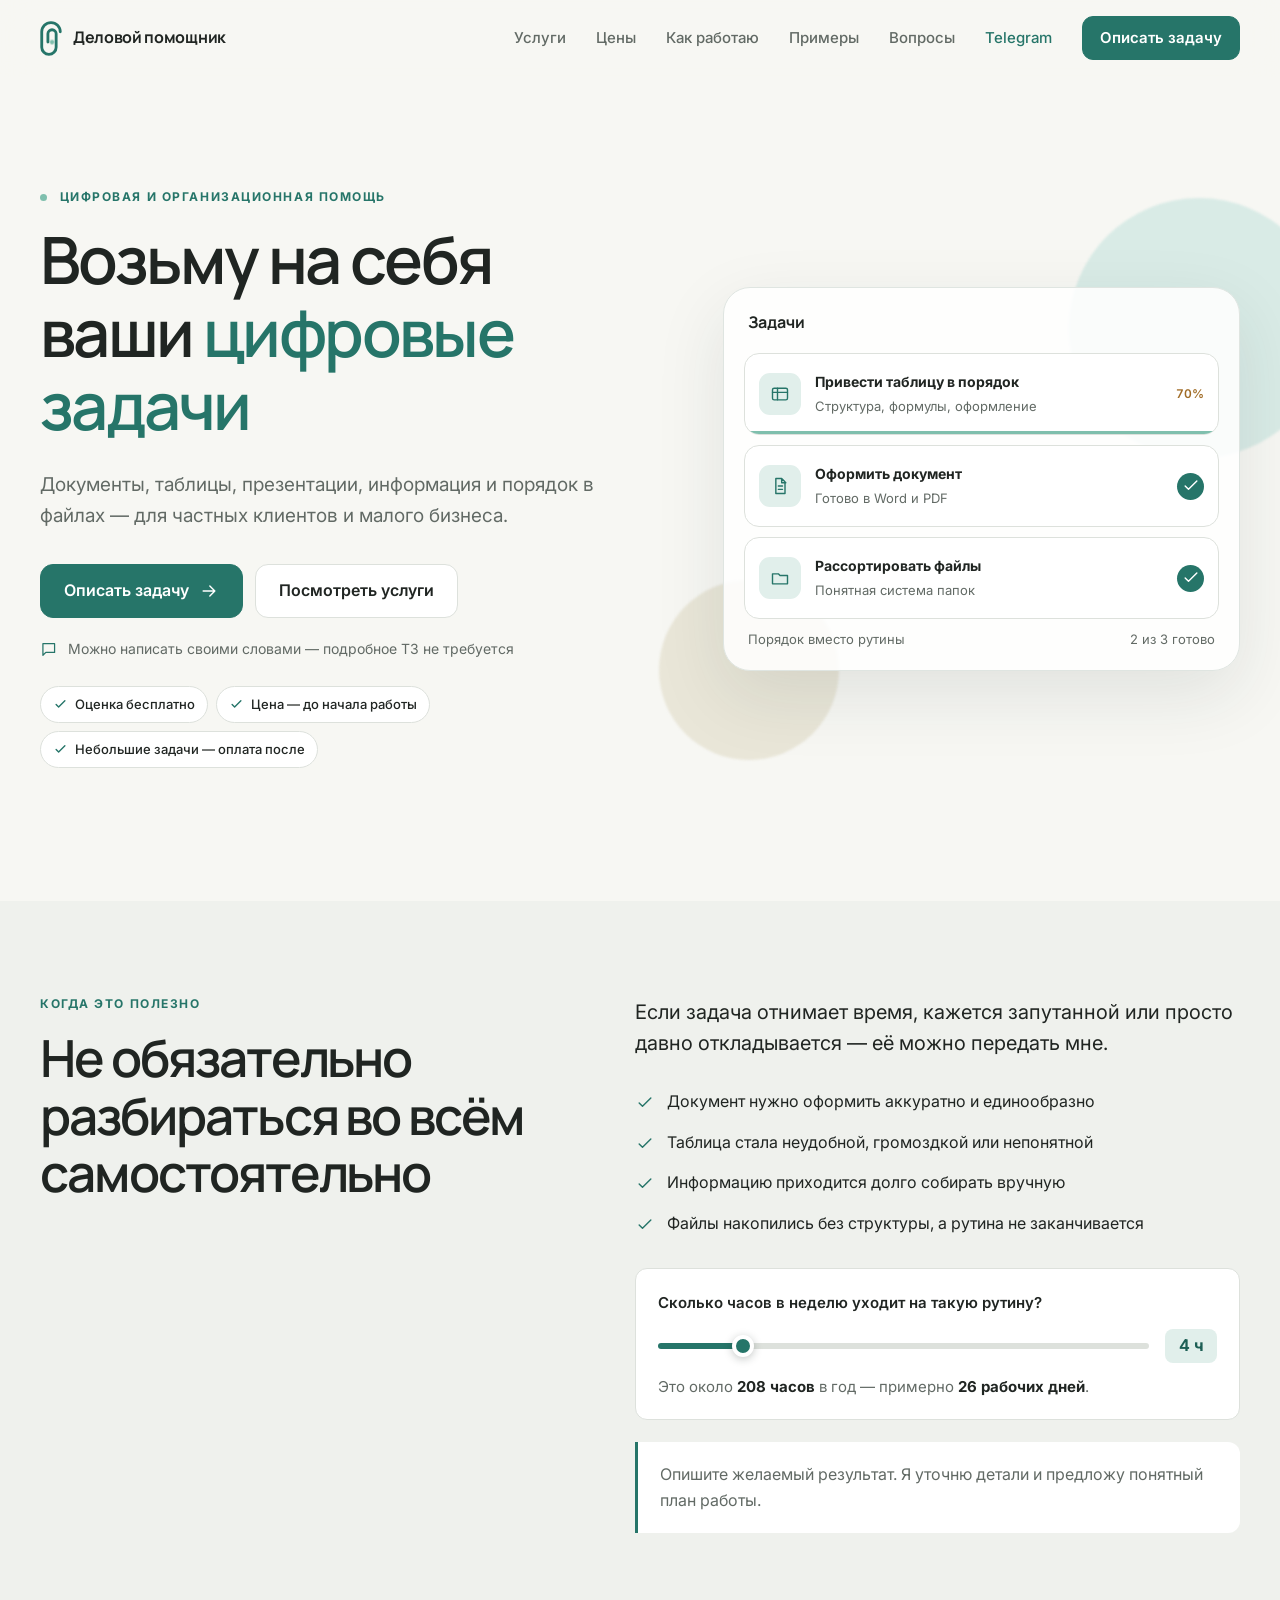
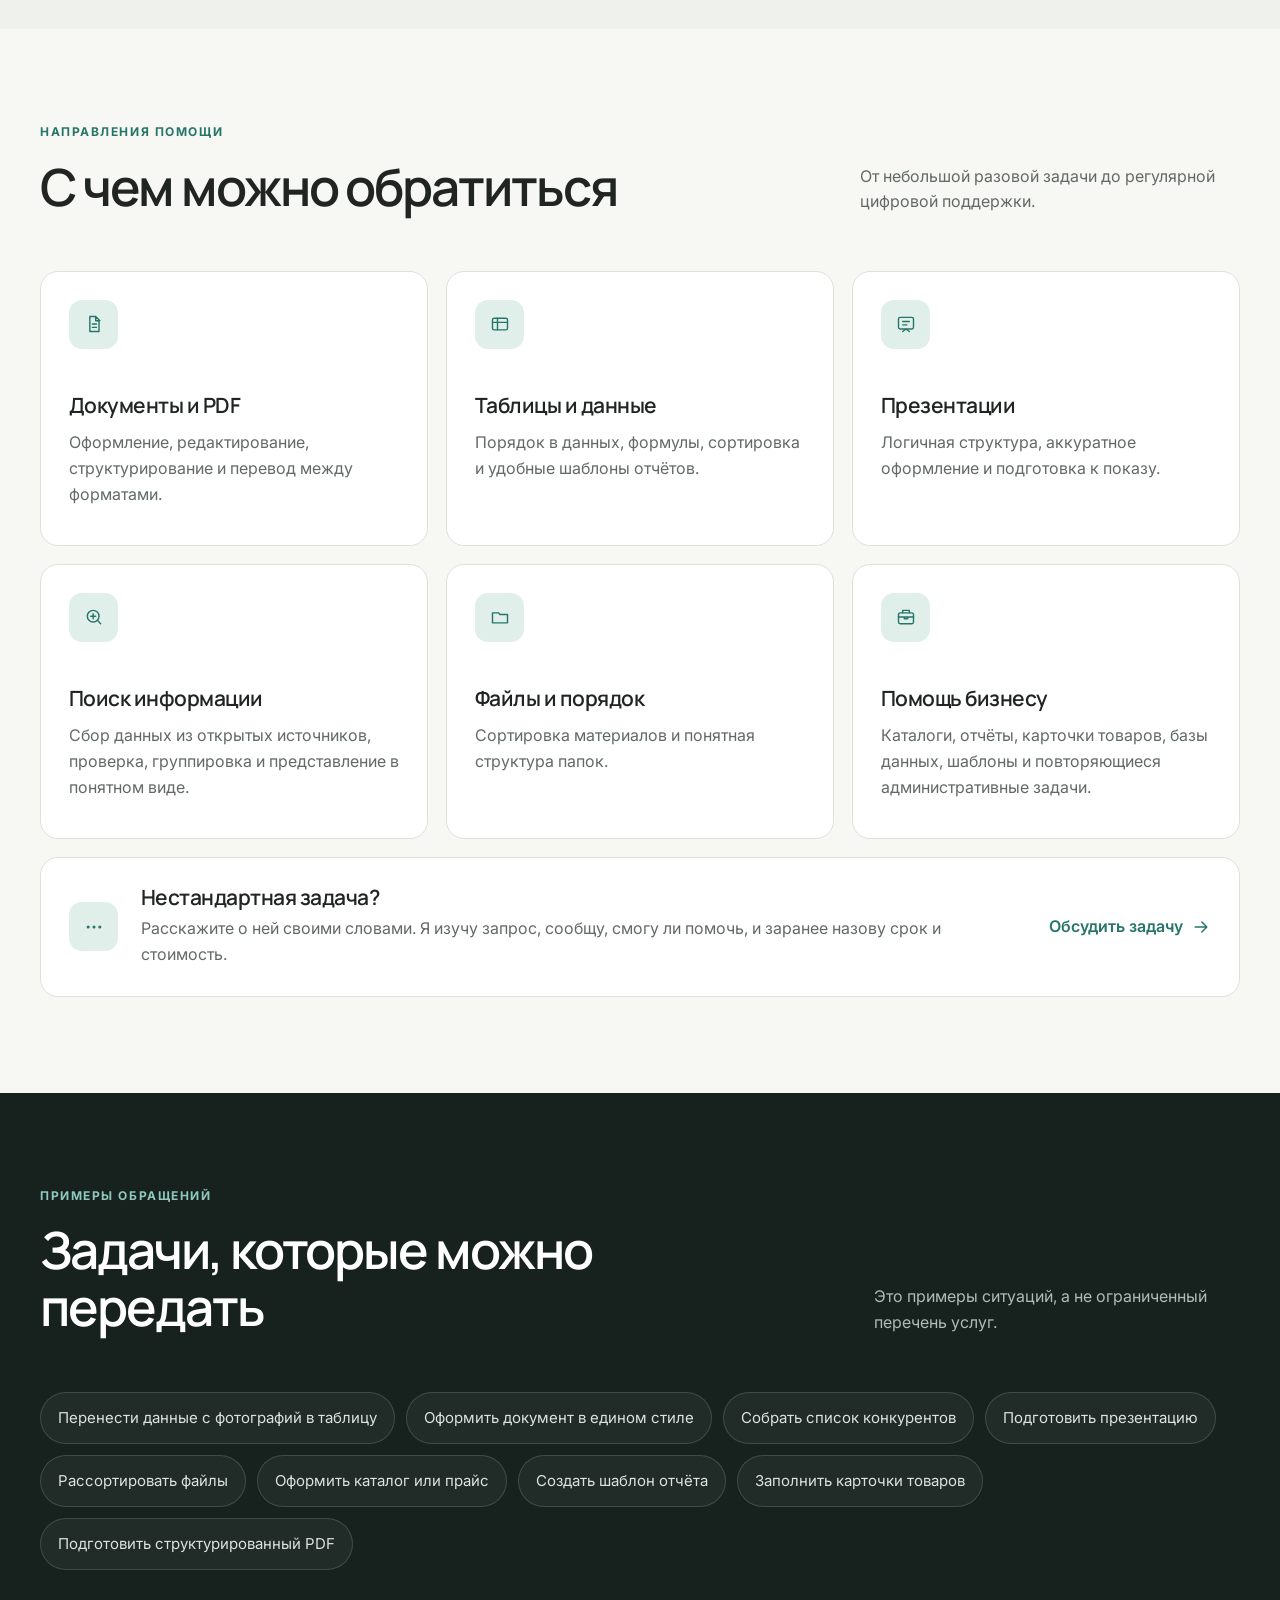
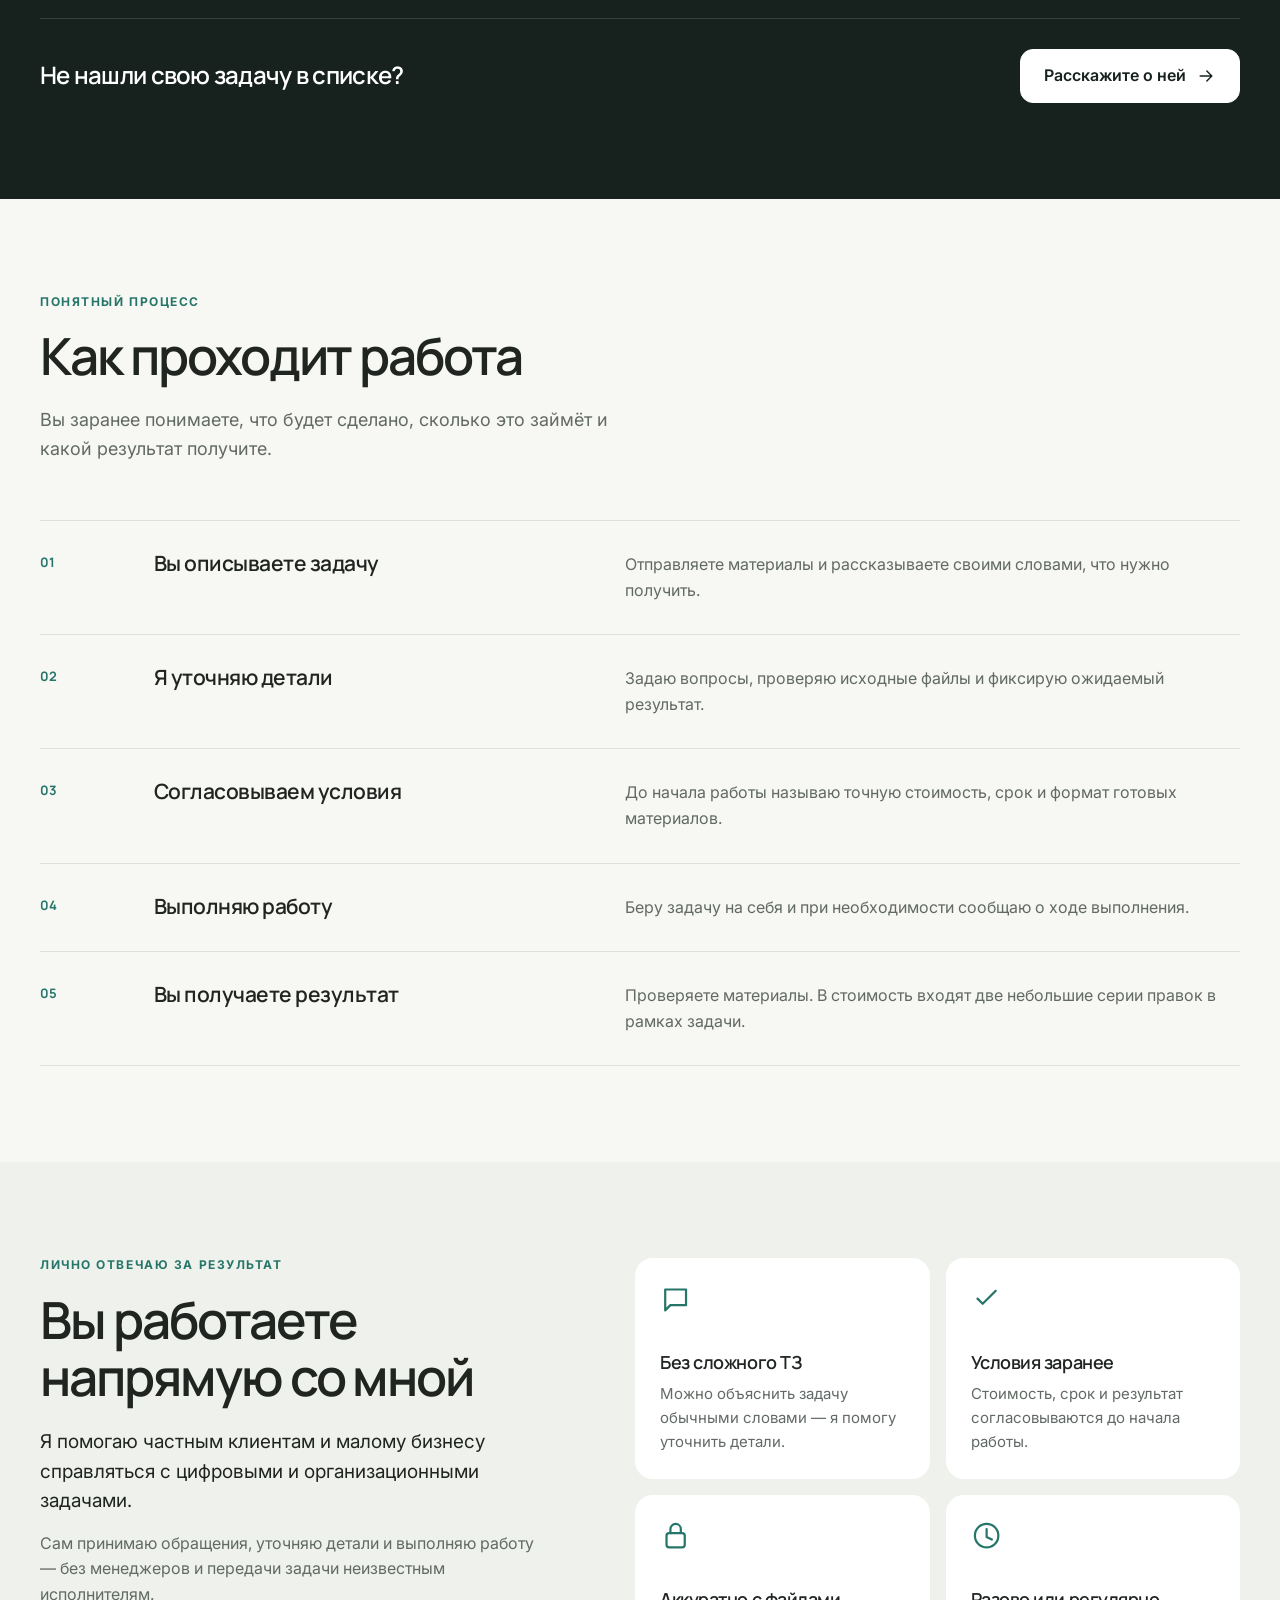
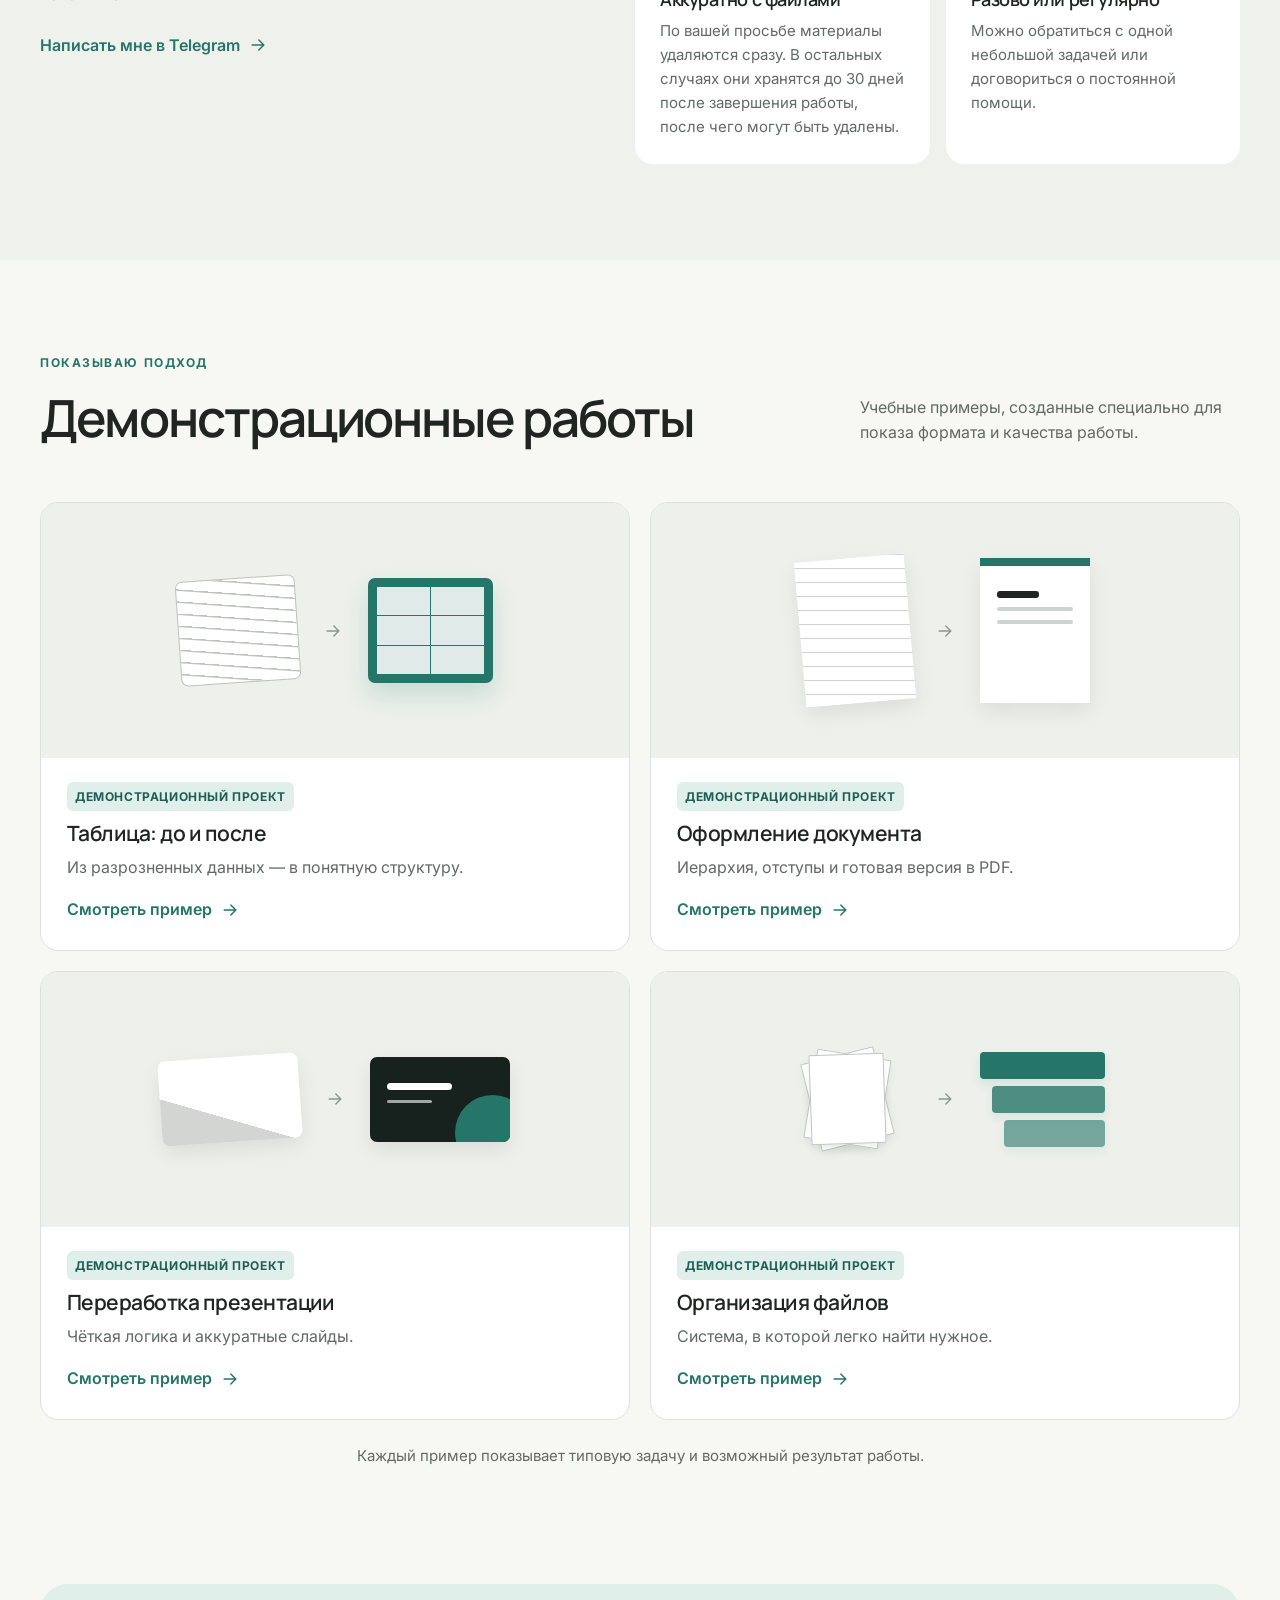
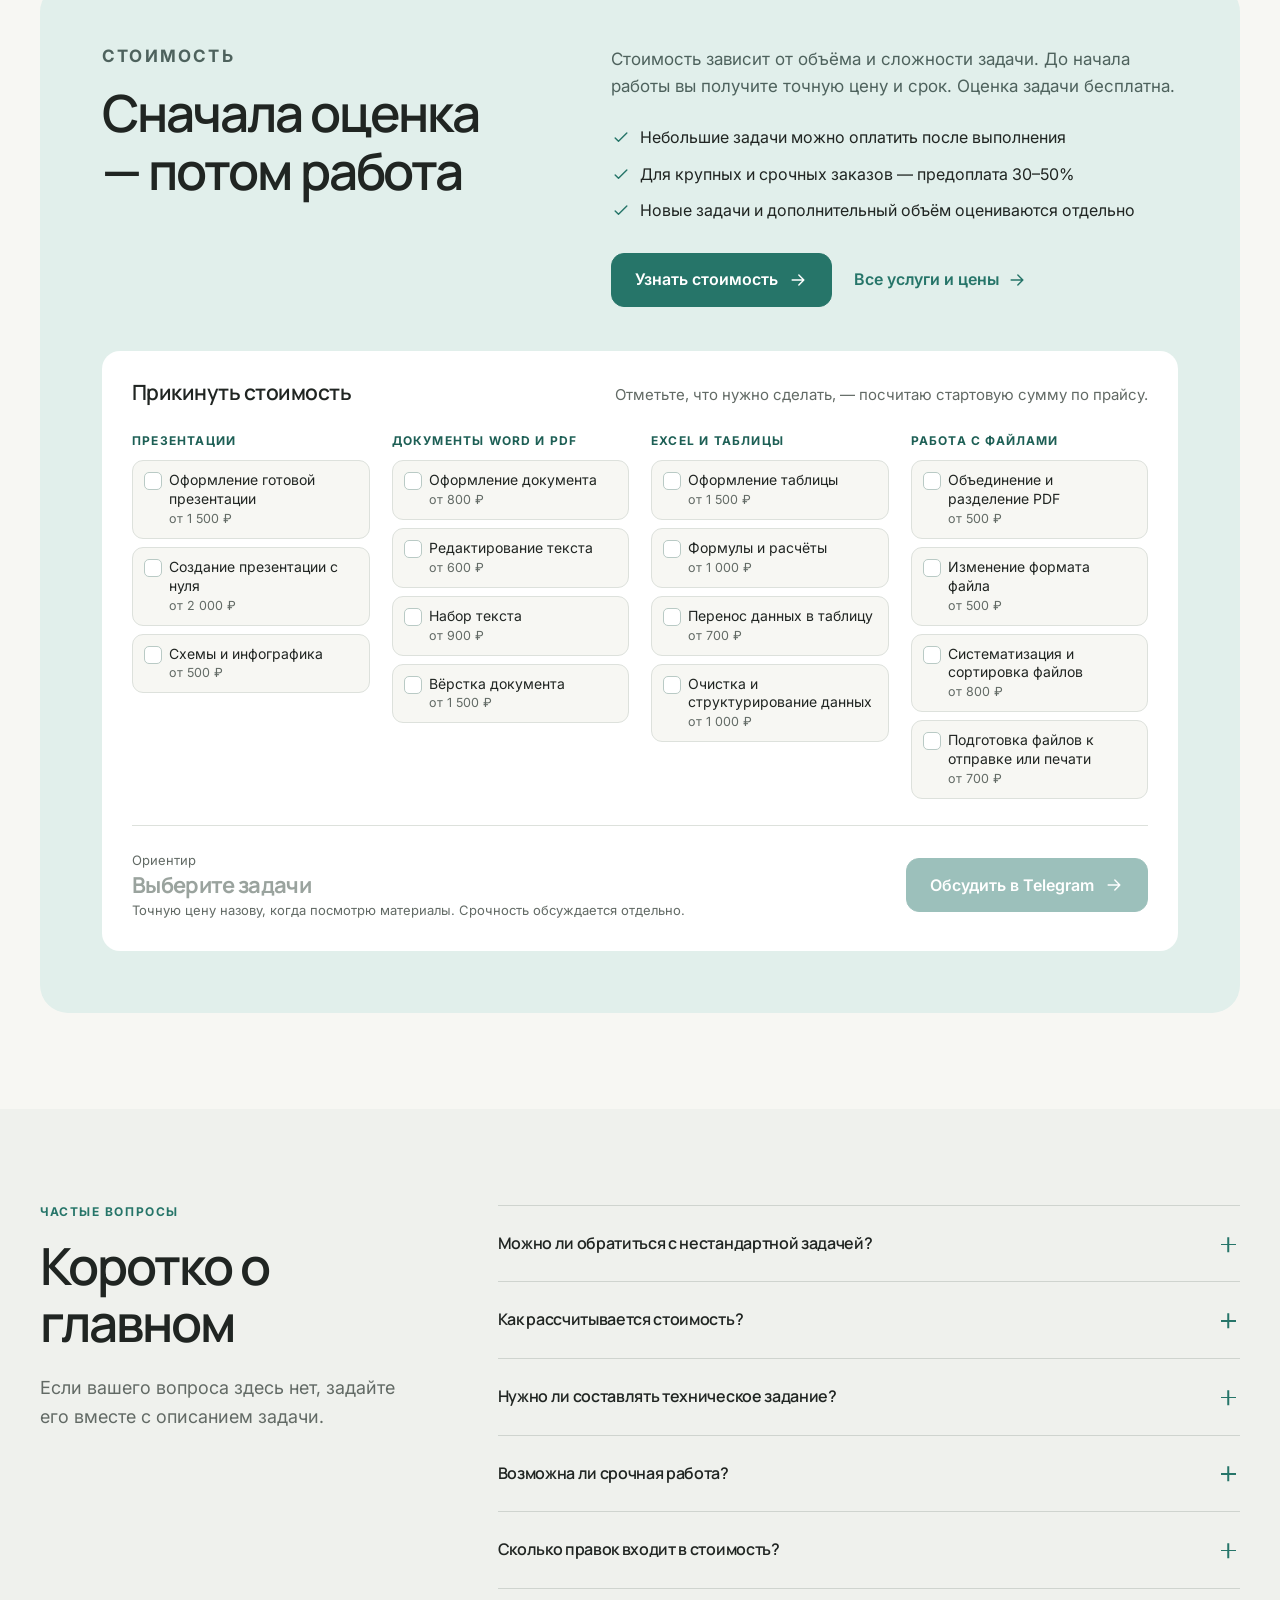
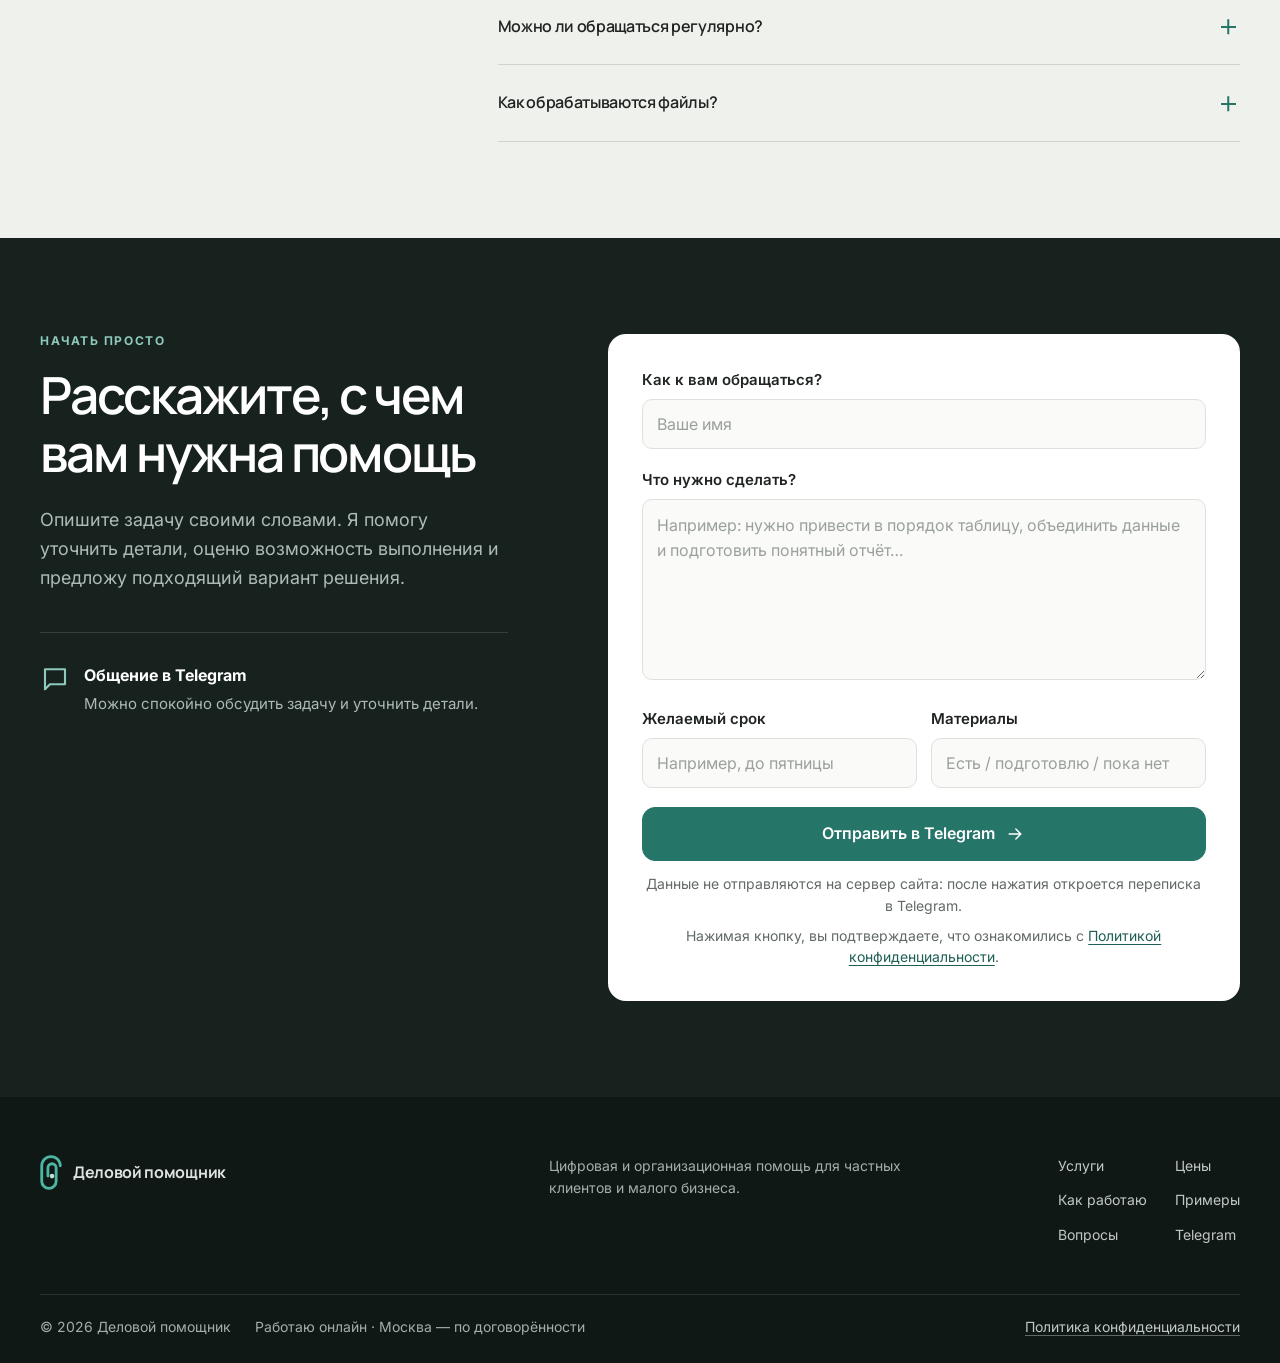
<file: index.html>
<!DOCTYPE html>
<html lang="ru">
<head>
  <meta charset="utf-8">
  <meta name="viewport" content="width=device-width, initial-scale=1">
  <meta name="description" content="Помощь с документами, таблицами, презентациями, информацией и другими цифровыми задачами для частных клиентов и малого бизнеса.">
  <meta name="theme-color" content="#f7f7f3">
  <meta property="og:type" content="website">
  <meta property="og:locale" content="ru_RU">
  <meta property="og:title" content="Деловой помощник — цифровые задачи без лишней рутины">
  <meta property="og:description" content="Документы, таблицы, презентации, информация и порядок в файлах — с понятными сроками и готовым результатом.">
  <meta property="og:url" content="https://delovoi-pomoshchnik.ru/">
  <meta property="og:image" content="https://delovoi-pomoshchnik.ru/og-image.png">
  <meta property="og:image:width" content="1200">
  <meta property="og:image:height" content="630">
  <meta property="og:image:alt" content="Деловой помощник — цифровые задачи без лишней рутины">
  <meta name="robots" content="index, follow">
  <meta name="twitter:card" content="summary_large_image">
  <title>Деловой помощник — цифровые и организационные задачи</title>
  <link rel="canonical" href="https://delovoi-pomoshchnik.ru/">
  <link rel="icon" href="favicon.svg" type="image/svg+xml">
  <link rel="icon" href="favicon-32.png" type="image/png" sizes="32x32">
  <link rel="apple-touch-icon" href="apple-touch-icon.png">
  <link rel="manifest" href="site.webmanifest">
  <link rel="preconnect" href="https://fonts.googleapis.com">
  <link rel="preconnect" href="https://fonts.gstatic.com" crossorigin>
  <link href="https://fonts.googleapis.com/css2?family=Inter:wght@400;500;600;700&family=Manrope:wght@500;600;700&display=swap" rel="stylesheet">
  <link rel="stylesheet" href="styles.css">
  <script type="application/ld+json">
  {
    "@context": "https://schema.org",
    "@type": "ProfessionalService",
    "name": "Деловой помощник",
    "url": "https://delovoi-pomoshchnik.ru/",
    "logo": "https://delovoi-pomoshchnik.ru/icon-512.png",
    "image": "https://delovoi-pomoshchnik.ru/og-image.png",
    "description": "Цифровая и организационная помощь частным клиентам и малому бизнесу: документы, таблицы, презентации, поиск информации и порядок в файлах.",
    "areaServed": "RU",
    "address": { "@type": "PostalAddress", "addressLocality": "Москва", "addressCountry": "RU" },
    "priceRange": "от 500 ₽",
    "sameAs": ["https://t.me/Trifon_Koss_W"]
  }
  </script>
</head>
<body class="has-mobile-cta">
  <a class="skip-link" href="#main">Перейти к содержанию</a>

  <svg class="svg-sprite" aria-hidden="true">
    <symbol id="i-arrow" viewBox="0 0 24 24"><path d="M5 12h14M13 6l6 6-6 6"/></symbol>
    <symbol id="i-check" viewBox="0 0 24 24"><path d="m5 12 4 4L19 6"/></symbol>
    <symbol id="i-doc" viewBox="0 0 24 24"><path d="M7 3h7l4 4v14H7zM14 3v5h5M10 12h5M10 16h5"/></symbol>
    <symbol id="i-table" viewBox="0 0 24 24"><rect x="3" y="5" width="18" height="14" rx="2"/><path d="M3 10h18M9 5v14"/></symbol>
    <symbol id="i-slides" viewBox="0 0 24 24"><rect x="3" y="4" width="18" height="14" rx="2"/><path d="M8 21l4-3 4 3M8 9h8M8 13h5"/></symbol>
    <symbol id="i-search" viewBox="0 0 24 24"><circle cx="11" cy="11" r="7"/><path d="m20 20-4-4M8 11h6M11 8v6"/></symbol>
    <symbol id="i-folder" viewBox="0 0 24 24"><path d="M3 7h7l2 2h9v10H3z"/></symbol>
    <symbol id="i-brief" viewBox="0 0 24 24"><rect x="3" y="7" width="18" height="13" rx="2"/><path d="M8 7V4h8v3M3 12h18M10 12v2h4v-2"/></symbol>
    <symbol id="i-more" viewBox="0 0 24 24"><circle cx="5" cy="12" r="1"/><circle cx="12" cy="12" r="1"/><circle cx="19" cy="12" r="1"/></symbol>
    <symbol id="i-lock" viewBox="0 0 24 24"><rect x="5" y="10" width="14" height="11" rx="2"/><path d="M8 10V7a4 4 0 0 1 8 0v3"/></symbol>
    <symbol id="i-message" viewBox="0 0 24 24"><path d="M4 5h16v12H8l-4 4z"/></symbol>
    <symbol id="i-clock" viewBox="0 0 24 24"><circle cx="12" cy="12" r="9"/><path d="M12 7v6l4 2"/></symbol>
    <symbol id="i-copy" viewBox="0 0 24 24"><rect x="8" y="8" width="12" height="12" rx="2"/><path d="M16 8V4H4v12h4"/></symbol>
  </svg>

  <header class="header" id="top">
    <div class="container header__inner">
      <a class="brand" href="#top" aria-label="Деловой помощник — на главную">
        <svg class="brand__logo" viewBox="15 3 42 68" aria-hidden="true" focusable="false"><path d="M30 44 V28 a8 8 0 0 1 16 0 V54 a14 14 0 0 1 -28 0 V24 a18 18 0 0 1 36 0" stroke-width="5.5" pathLength="1"/><circle class="brand__dot" cx="38" cy="44" r="4.5"/></svg>
        <span>Деловой помощник</span>
      </a>
      <button class="nav-toggle" type="button" aria-expanded="false" aria-controls="main-nav" aria-label="Открыть меню">
        <span></span><span></span>
      </button>
      <nav class="nav" id="main-nav" aria-label="Основная навигация">
        <a href="#services">Услуги</a>
        <a href="prices.html">Цены</a>
        <a href="#process">Как работаю</a>
        <a href="#cases">Примеры</a>
        <a href="#faq">Вопросы</a>
        <a class="nav__telegram" data-telegram-link href="https://t.me/Trifon_Koss_W">Telegram</a>
        <a class="button button--small" href="#request">Описать задачу</a>
      </nav>
    </div>
  </header>

  <main id="main">
    <section class="hero section">
      <div class="container hero__grid">
        <div class="hero__content reveal">
          <p class="eyebrow"><span></span> Цифровая и организационная помощь</p>
          <h1>Возьму на себя ваши <em>цифровые задачи</em></h1>
          <p class="hero__lead">Документы, таблицы, презентации, информация и порядок в файлах — для частных клиентов и малого бизнеса.</p>
          <div class="hero__actions">
            <a class="button" href="#request">Описать задачу <svg><use href="#i-arrow"/></svg></a>
            <a class="button button--secondary" href="#services">Посмотреть услуги</a>
          </div>
          <p class="hero__note"><svg><use href="#i-message"/></svg> Можно написать своими словами — подробное ТЗ не требуется</p>
          <ul class="hero__facts" aria-label="Условия работы">
            <li><svg><use href="#i-check"/></svg>Оценка бесплатно</li>
            <li><svg><use href="#i-check"/></svg>Цена — до начала работы</li>
            <li><svg><use href="#i-check"/></svg>Небольшие задачи — оплата после</li>
          </ul>
        </div>

        <div class="hero-board reveal" role="img" aria-label="Примеры выполненных задач" data-live-board>
          <div class="hero-board__top"><span>Задачи</span></div>
          <div class="hero-board__list" data-board-list>
          <article class="task-card task-card--muted">
            <span class="task-card__icon"><svg><use href="#i-table"/></svg></span>
            <span><strong>Привести таблицу в порядок</strong><small>Структура, формулы, оформление</small></span>
            <span class="task-card__progress">60%</span>
          </article>
          <article class="task-card task-card--done">
            <span class="task-card__icon"><svg><use href="#i-doc"/></svg></span>
            <span><strong>Оформить документ</strong><small>Готово в Word и PDF</small></span>
            <span class="task-card__check"><svg><use href="#i-check"/></svg></span>
          </article>
          <article class="task-card task-card--done">
            <span class="task-card__icon"><svg><use href="#i-folder"/></svg></span>
            <span><strong>Рассортировать файлы</strong><small>Понятная система папок</small></span>
            <span class="task-card__check"><svg><use href="#i-check"/></svg></span>
          </article>
          </div>
          <div class="hero-board__footer"><span>Порядок вместо рутины</span><span data-board-count>2 из 3 готово</span></div>
        </div>
      </div>
    </section>

    <section class="section section--soft problem">
      <div class="container split">
        <div class="section-heading reveal">
          <p class="eyebrow">Когда это полезно</p>
          <h2>Не обязательно разбираться во всём самостоятельно</h2>
        </div>
        <div class="problem__content reveal">
          <p class="lead">Если задача отнимает время, кажется запутанной или просто давно откладывается — её можно передать мне.</p>
          <ul class="check-list">
            <li><svg><use href="#i-check"/></svg><span>Документ нужно оформить аккуратно и единообразно</span></li>
            <li><svg><use href="#i-check"/></svg><span>Таблица стала неудобной, громоздкой или непонятной</span></li>
            <li><svg><use href="#i-check"/></svg><span>Информацию приходится долго собирать вручную</span></li>
            <li><svg><use href="#i-check"/></svg><span>Файлы накопились без структуры, а рутина не заканчивается</span></li>
          </ul>
          <div class="routine-meter" data-routine>
            <label for="routine-hours">Сколько часов в неделю уходит на такую рутину?</label>
            <div class="routine-meter__row"><input type="range" id="routine-hours" min="1" max="20" step="1" value="4"><output for="routine-hours" data-routine-value>4 ч</output></div>
            <p class="routine-meter__result" aria-live="polite" data-routine-result>Это около <strong>208 часов</strong> в год — примерно <strong>26 рабочих дней</strong>.</p>
          </div>
          <p class="note-box">Опишите желаемый результат. Я уточню детали и предложу понятный план работы.</p>
        </div>
      </div>
    </section>

    <section class="section" id="services">
      <div class="container">
        <div class="section-heading section-heading--row reveal">
          <div><p class="eyebrow">Направления помощи</p><h2>С чем можно обратиться</h2></div>
          <p>От небольшой разовой задачи до регулярной цифровой поддержки.</p>
        </div>
        <div class="services-grid">
          <article class="service-card reveal"><span class="icon"><svg><use href="#i-doc"/></svg></span><h3>Документы и PDF</h3><p>Оформление, редактирование, структурирование и перевод между форматами.</p></article>
          <article class="service-card reveal"><span class="icon"><svg><use href="#i-table"/></svg></span><h3>Таблицы и данные</h3><p>Порядок в данных, формулы, сортировка и удобные шаблоны отчётов.</p></article>
          <article class="service-card reveal"><span class="icon"><svg><use href="#i-slides"/></svg></span><h3>Презентации</h3><p>Логичная структура, аккуратное оформление и подготовка к показу.</p></article>
          <article class="service-card reveal"><span class="icon"><svg><use href="#i-search"/></svg></span><h3>Поиск информации</h3><p>Сбор данных из открытых источников, проверка, группировка и представление в понятном виде.</p></article>
          <article class="service-card reveal"><span class="icon"><svg><use href="#i-folder"/></svg></span><h3>Файлы и порядок</h3><p>Сортировка материалов и понятная структура папок.</p></article>
          <article class="service-card reveal"><span class="icon"><svg><use href="#i-brief"/></svg></span><h3>Помощь бизнесу</h3><p>Каталоги, отчёты, карточки товаров, базы данных, шаблоны и повторяющиеся административные задачи.</p></article>
          <article class="service-card service-card--wide reveal"><span class="icon"><svg><use href="#i-more"/></svg></span><div><h3>Нестандартная задача?</h3><p>Расскажите о ней своими словами. Я изучу запрос, сообщу, смогу ли помочь, и заранее назову срок и стоимость.</p></div><a href="#request" class="text-link">Обсудить задачу <svg><use href="#i-arrow"/></svg></a></article>
        </div>
      </div>
    </section>

    <section class="section section--dark examples" aria-labelledby="examples-title">
      <div class="container">
        <div class="section-heading section-heading--row reveal">
          <div><p class="eyebrow">Примеры обращений</p><h2 id="examples-title">Задачи, которые можно передать</h2></div>
          <p>Это примеры ситуаций, а не ограниченный перечень услуг.</p>
        </div>
        <div class="examples-list reveal">
          <span>Перенести данные с фотографий в таблицу</span>
          <span>Оформить документ в едином стиле</span>
          <span>Собрать список конкурентов</span>
          <span>Подготовить презентацию</span>
          <span>Рассортировать файлы</span>
          <span>Оформить каталог или прайс</span>
          <span>Создать шаблон отчёта</span>
          <span>Заполнить карточки товаров</span>
          <span>Подготовить структурированный PDF</span>
        </div>
        <div class="examples__cta reveal"><p>Не нашли свою задачу в списке?</p><a class="button button--light" href="#request">Расскажите о ней <svg><use href="#i-arrow"/></svg></a></div>
      </div>
    </section>

    <section class="section" id="process">
      <div class="container">
        <div class="section-heading reveal"><p class="eyebrow">Понятный процесс</p><h2>Как проходит работа</h2><p class="section-intro">Вы заранее понимаете, что будет сделано, сколько это займёт и какой результат получите.</p></div>
        <ol class="process-list">
          <li class="reveal"><span>01</span><div><h3>Вы описываете задачу</h3><p>Отправляете материалы и рассказываете своими словами, что нужно получить.</p></div></li>
          <li class="reveal"><span>02</span><div><h3>Я уточняю детали</h3><p>Задаю вопросы, проверяю исходные файлы и фиксирую ожидаемый результат.</p></div></li>
          <li class="reveal"><span>03</span><div><h3>Согласовываем условия</h3><p>До начала работы называю точную стоимость, срок и формат готовых материалов.</p></div></li>
          <li class="reveal"><span>04</span><div><h3>Выполняю работу</h3><p>Беру задачу на себя и при необходимости сообщаю о ходе выполнения.</p></div></li>
          <li class="reveal"><span>05</span><div><h3>Вы получаете результат</h3><p>Проверяете материалы. В стоимость входят две небольшие серии правок в рамках задачи.</p></div></li>
        </ol>
      </div>
    </section>

    <section class="section section--soft benefits">
      <div class="container split">
        <div class="section-heading about reveal"><p class="eyebrow">Лично отвечаю за результат</p><h2>Вы работаете напрямую со мной</h2><p class="about__lead">Я помогаю частным клиентам и малому бизнесу справляться с цифровыми и организационными задачами.</p><p>Сам принимаю обращения, уточняю детали и выполняю работу — без менеджеров и передачи задачи неизвестным исполнителям.</p><a class="text-link about__link" data-telegram-link href="https://t.me/Trifon_Koss_W">Написать мне в Telegram <svg><use href="#i-arrow"/></svg></a></div>
        <div class="benefits-grid">
          <article class="benefit reveal"><svg><use href="#i-message"/></svg><h3>Без сложного ТЗ</h3><p>Можно объяснить задачу обычными словами — я помогу уточнить детали.</p></article>
          <article class="benefit reveal"><svg><use href="#i-check"/></svg><h3>Условия заранее</h3><p>Стоимость, срок и результат согласовываются до начала работы.</p></article>
          <article class="benefit reveal"><svg><use href="#i-lock"/></svg><h3>Аккуратно с файлами</h3><p>По вашей просьбе материалы удаляются сразу. В остальных случаях они хранятся до 30 дней после завершения работы, после чего могут быть удалены.</p></article>
          <article class="benefit reveal"><svg><use href="#i-clock"/></svg><h3>Разово или регулярно</h3><p>Можно обратиться с одной небольшой задачей или договориться о постоянной помощи.</p></article>
        </div>
      </div>
    </section>

    <section class="section" id="cases">
      <div class="container">
        <div class="section-heading section-heading--row reveal">
          <div><p class="eyebrow">Показываю подход</p><h2>Демонстра&shy;ционные работы</h2></div>
          <p>Учебные примеры, созданные специально для показа формата и качества работы.</p>
        </div>
        <div class="cases-grid">
          <article class="case-card reveal"><div class="case-preview case-preview--table" aria-hidden="true"><div class="messy-lines"></div><svg><use href="#i-arrow"/></svg><div class="clean-table"><i></i><i></i><i></i><i></i><i></i><i></i></div></div><div class="case-card__body"><span>Демонстрационный проект</span><h3>Таблица: до и после</h3><p>Из разрозненных данных — в понятную структуру.</p><button class="case-link" type="button" data-case="table">Смотреть пример <svg><use href="#i-arrow"/></svg></button></div></article>
          <article class="case-card reveal"><div class="case-preview case-preview--doc" aria-hidden="true"><div class="paper paper--old"></div><svg><use href="#i-arrow"/></svg><div class="paper paper--new"><i></i><i></i><i></i></div></div><div class="case-card__body"><span>Демонстрационный проект</span><h3>Оформление документа</h3><p>Иерархия, отступы и готовая версия в PDF.</p><button class="case-link" type="button" data-case="doc">Смотреть пример <svg><use href="#i-arrow"/></svg></button></div></article>
          <article class="case-card reveal"><div class="case-preview case-preview--slides" aria-hidden="true"><div class="slide slide--old"></div><svg><use href="#i-arrow"/></svg><div class="slide slide--new"><b></b><i></i></div></div><div class="case-card__body"><span>Демонстрационный проект</span><h3>Переработка презентации</h3><p>Чёткая логика и аккуратные слайды.</p><button class="case-link" type="button" data-case="slides">Смотреть пример <svg><use href="#i-arrow"/></svg></button></div></article>
          <article class="case-card reveal"><div class="case-preview case-preview--folders" aria-hidden="true"><div class="file-stack"><i></i><i></i><i></i></div><svg><use href="#i-arrow"/></svg><div class="folder-stack"><i></i><i></i><i></i></div></div><div class="case-card__body"><span>Демонстрационный проект</span><h3>Организация файлов</h3><p>Система, в которой легко найти нужное.</p><button class="case-link" type="button" data-case="folders">Смотреть пример <svg><use href="#i-arrow"/></svg></button></div></article>
        </div>
        <p class="cases-note reveal">Каждый пример показывает типовую задачу и возможный результат работы.</p>
      </div>
    </section>

    <section class="section price">
      <div class="container">
        <div class="price-card reveal">
          <div><p class="eyebrow">Стоимость</p><h2>Сначала оценка — потом работа</h2></div>
          <div><p>Стоимость зависит от объёма и сложности задачи. До начала работы вы получите точную цену и срок. Оценка задачи бесплатна.</p><ul><li><svg><use href="#i-check"/></svg> Небольшие задачи можно оплатить после выполнения</li><li><svg><use href="#i-check"/></svg> Для крупных и срочных заказов — предоплата 30–50%</li><li><svg><use href="#i-check"/></svg> Новые задачи и дополнительный объём оцениваются отдельно</li></ul><div class="price-card__actions"><a class="button" href="#request">Узнать стоимость <svg><use href="#i-arrow"/></svg></a><a class="text-link" href="prices.html">Все услуги и цены <svg><use href="#i-arrow"/></svg></a></div></div>
          <div class="calc price-card__wide" data-calc>
            <div class="calc__head"><h3>Прикинуть стоимость</h3><p>Отметьте, что нужно сделать, — посчитаю стартовую сумму по прайсу.</p></div>
            <div class="calc__groups">
              <fieldset class="calc__group"><legend>Презентации</legend>
                <label class="calc-chip"><input type="checkbox" value="Оформление готовой презентации" data-price="1500"><span>Оформление готовой презентации<small>от 1 500 ₽</small></span></label>
                <label class="calc-chip"><input type="checkbox" value="Создание презентации с нуля" data-price="2000"><span>Создание презентации с нуля<small>от 2 000 ₽</small></span></label>
                <label class="calc-chip"><input type="checkbox" value="Схемы и инфографика" data-price="500"><span>Схемы и инфографика<small>от 500 ₽</small></span></label>
              </fieldset>
              <fieldset class="calc__group"><legend>Документы Word и PDF</legend>
                <label class="calc-chip"><input type="checkbox" value="Оформление документа" data-price="800"><span>Оформление документа<small>от 800 ₽</small></span></label>
                <label class="calc-chip"><input type="checkbox" value="Редактирование текста" data-price="600"><span>Редактирование текста<small>от 600 ₽</small></span></label>
                <label class="calc-chip"><input type="checkbox" value="Набор текста" data-price="900"><span>Набор текста<small>от 900 ₽</small></span></label>
                <label class="calc-chip"><input type="checkbox" value="Вёрстка документа" data-price="1500"><span>Вёрстка документа<small>от 1 500 ₽</small></span></label>
              </fieldset>
              <fieldset class="calc__group"><legend>Excel и таблицы</legend>
                <label class="calc-chip"><input type="checkbox" value="Оформление таблицы" data-price="1500"><span>Оформление таблицы<small>от 1 500 ₽</small></span></label>
                <label class="calc-chip"><input type="checkbox" value="Формулы и расчёты" data-price="1000"><span>Формулы и расчёты<small>от 1 000 ₽</small></span></label>
                <label class="calc-chip"><input type="checkbox" value="Перенос данных в таблицу" data-price="700"><span>Перенос данных в таблицу<small>от 700 ₽</small></span></label>
                <label class="calc-chip"><input type="checkbox" value="Очистка и структурирование данных" data-price="1000"><span>Очистка и структурирование данных<small>от 1 000 ₽</small></span></label>
              </fieldset>
              <fieldset class="calc__group"><legend>Работа с файлами</legend>
                <label class="calc-chip"><input type="checkbox" value="Объединение и разделение PDF" data-price="500"><span>Объединение и разделение PDF<small>от 500 ₽</small></span></label>
                <label class="calc-chip"><input type="checkbox" value="Изменение формата файла" data-price="500"><span>Изменение формата файла<small>от 500 ₽</small></span></label>
                <label class="calc-chip"><input type="checkbox" value="Систематизация и сортировка файлов" data-price="800"><span>Систематизация и сортировка файлов<small>от 800 ₽</small></span></label>
                <label class="calc-chip"><input type="checkbox" value="Подготовка файлов к отправке или печати" data-price="700"><span>Подготовка файлов к отправке или печати<small>от 700 ₽</small></span></label>
              </fieldset>
            </div>
            <div class="calc__result">
              <div><span class="calc__label">Ориентир</span><strong class="calc__sum" aria-live="polite" data-calc-sum>Выберите задачи</strong><small>Точную цену назову, когда посмотрю материалы. Срочность обсуждается отдельно.</small></div>
              <a class="button" data-calc-send href="https://t.me/Trifon_Koss_W" target="_blank" rel="noopener noreferrer" aria-disabled="true">Обсудить в Telegram <svg><use href="#i-arrow"/></svg></a>
            </div>
          </div>
        </div>
      </div>
    </section>

    <section class="section section--soft" id="faq">
      <div class="container faq-layout">
        <div class="section-heading reveal"><p class="eyebrow">Частые вопросы</p><h2>Коротко о главном</h2><p class="section-intro">Если вашего вопроса здесь нет, задайте его вместе с описанием задачи.</p></div>
        <div class="faq-list reveal">
          <details><summary>Можно ли обратиться с нестандартной задачей?<span></span></summary><p>Да. Опишите желаемый результат и приложите материалы. Я изучу запрос, сообщу, смогу ли помочь, и заранее назову срок и стоимость.</p></details>
          <details><summary>Как рассчитывается стоимость?<span></span></summary><p>Учитываются объём исходных материалов, сложность, срок и формат результата. Точную сумму я называю до начала работы.</p></details>
          <details><summary>Нужно ли составлять техническое задание?<span></span></summary><p>Нет, достаточно описать задачу своими словами. Если потребуется, я сам задам уточняющие вопросы.</p></details>
          <details><summary>Возможна ли срочная работа?<span></span></summary><p>Да, если в расписании есть свободное время. Срочность может увеличить стоимость, но это всегда согласовывается заранее.</p></details>
          <details><summary>Сколько правок входит в стоимость?<span></span></summary><p>Две небольшие серии правок в рамках первоначально согласованной задачи. Полная смена задания или новый объём рассчитываются отдельно.</p></details>
          <details><summary>Можно ли обращаться регулярно?<span></span></summary><p>Да. Для повторяющихся задач можно заранее договориться об удобном порядке передачи материалов и сроках.</p></details>
          <details><summary>Как обрабатываются файлы?<span></span></summary><p>По вашей просьбе материалы удаляются сразу. В остальных случаях они хранятся до 30 дней после завершения работы, после чего могут быть удалены.</p></details>
        </div>
      </div>
    </section>

    <section class="section request" id="request">
      <div class="container request__layout">
        <div class="request__content reveal">
          <p class="eyebrow">Начать просто</p>
          <h2>Расскажите, с чем вам нужна помощь</h2>
          <p>Опишите задачу своими словами. Я помогу уточнить детали, оценю возможность выполнения и предложу подходящий вариант решения.</p>
          <div class="contact-note"><svg><use href="#i-message"/></svg><div><strong>Общение в Telegram</strong><span>Можно спокойно обсудить задачу и уточнить детали.</span></div></div>
        </div>
        <form class="request-form reveal" id="request-form" novalidate>
          <div class="field"><label for="name">Как к вам обращаться?</label><input type="text" id="name" name="name" autocomplete="name" maxlength="80" placeholder="Ваше имя" aria-describedby="name-error" required><small class="error" id="name-error" role="alert">Укажите имя</small></div>
          <div class="field"><label for="task">Что нужно сделать?</label><textarea id="task" name="task" rows="6" maxlength="2000" placeholder="Например: нужно привести в порядок таблицу, объединить данные и подготовить понятный отчёт…" aria-describedby="task-error" required></textarea><small class="error" id="task-error" role="alert">Коротко опишите задачу</small></div>
          <div class="form-row"><div class="field"><label for="deadline">Желаемый срок</label><input type="text" id="deadline" name="deadline" maxlength="120" placeholder="Например, до пятницы"></div><div class="field"><label for="files">Материалы</label><input type="text" id="files" name="files" maxlength="120" placeholder="Есть / подготовлю / пока нет"></div></div>
          <button class="button button--full" type="submit" id="submit-request">Отправить в Telegram <svg><use href="#i-arrow"/></svg></button>
          <p class="form-hint">Данные не отправляются на сервер сайта: после нажатия откроется переписка в Telegram.</p>
          <p class="form-policy">Нажимая кнопку, вы подтверждаете, что ознакомились с <a href="privacy-policy.html">Политикой конфиденциальности</a>.</p>
        </form>
        <noscript><p class="noscript-note">Для автоматической подготовки сообщения нужен JavaScript. Вы можете <a href="https://t.me/Trifon_Koss_W">написать напрямую в Telegram</a>.</p></noscript>
      </div>
      <div class="modal" id="request-result" role="dialog" aria-modal="true" aria-labelledby="result-title" aria-describedby="result-description" hidden>
        <div class="modal__backdrop" data-close-modal></div>
        <div class="modal__card" tabindex="-1">
          <button class="modal__close" type="button" data-close-modal aria-label="Закрыть">×</button>
          <span class="modal__icon"><svg><use href="#i-check"/></svg></span>
          <h3 id="result-title">Обращение подготовлено</h3>
          <p id="result-description">Не удалось автоматически открыть Telegram. Скопируйте подготовленное обращение и отправьте его вручную.</p>
          <textarea id="request-text" rows="9" readonly></textarea>
          <div class="modal__actions"><button class="button button--full" type="button" id="copy-request"><svg><use href="#i-copy"/></svg> Скопировать обращение</button><a class="button button--secondary button--full" href="https://t.me/Trifon_Koss_W" target="_blank" rel="noopener noreferrer">Открыть Telegram</a></div>
          <p class="sr-only" id="copy-status" aria-live="polite"></p>
        </div>
      </div>
    </section>
  </main>

  <footer class="footer">
    <div class="container footer__top">
      <a class="brand brand--footer" href="#top"><svg class="brand__logo" viewBox="15 3 42 68" aria-hidden="true" focusable="false"><path d="M30 44 V28 a8 8 0 0 1 16 0 V54 a14 14 0 0 1 -28 0 V24 a18 18 0 0 1 36 0" stroke-width="5.5" pathLength="1"/><circle class="brand__dot" cx="38" cy="44" r="4.5"/></svg><span>Деловой помощник</span></a>
      <p>Цифровая и организационная помощь для частных клиентов и малого бизнеса.</p>
      <div class="footer__links"><a href="#services">Услуги</a><a href="prices.html">Цены</a><a href="#process">Как работаю</a><a href="#cases">Примеры</a><a href="#faq">Вопросы</a><a data-telegram-link href="https://t.me/Trifon_Koss_W">Telegram</a></div>
    </div>
    <div class="container footer__bottom"><span>© <span id="year"></span> Деловой помощник</span><span>Работаю онлайн · Москва — по договорённости</span><a class="footer__policy-note" href="privacy-policy.html">Политика конфиденциальности</a></div>
  </footer>

  <div class="modal case-modal" id="case-modal" role="dialog" aria-modal="true" aria-labelledby="case-title" aria-describedby="case-description" hidden>
    <div class="modal__backdrop" data-close-case></div>
    <div class="modal__card case-modal__card" tabindex="-1">
      <button class="modal__close" type="button" data-close-case aria-label="Закрыть">×</button>
      <span class="case-modal__label">Демонстрационный проект</span>
      <h3 id="case-title">Пример работы</h3>
      <p id="case-description"></p>
      <div class="case-detail" id="case-detail"></div>
      <div class="case-result"><strong>Результат</strong><span id="case-result-text"></span></div>
    </div>
  </div>

  <div class="mobile-cta is-hidden" id="mobile-cta">
    <a class="button" href="#request">Описать задачу</a>
    <a class="button button--secondary" data-telegram-link href="https://t.me/Trifon_Koss_W">Telegram</a>
  </div>

  <script src="script.js"></script>
</body>
</html>
</file>
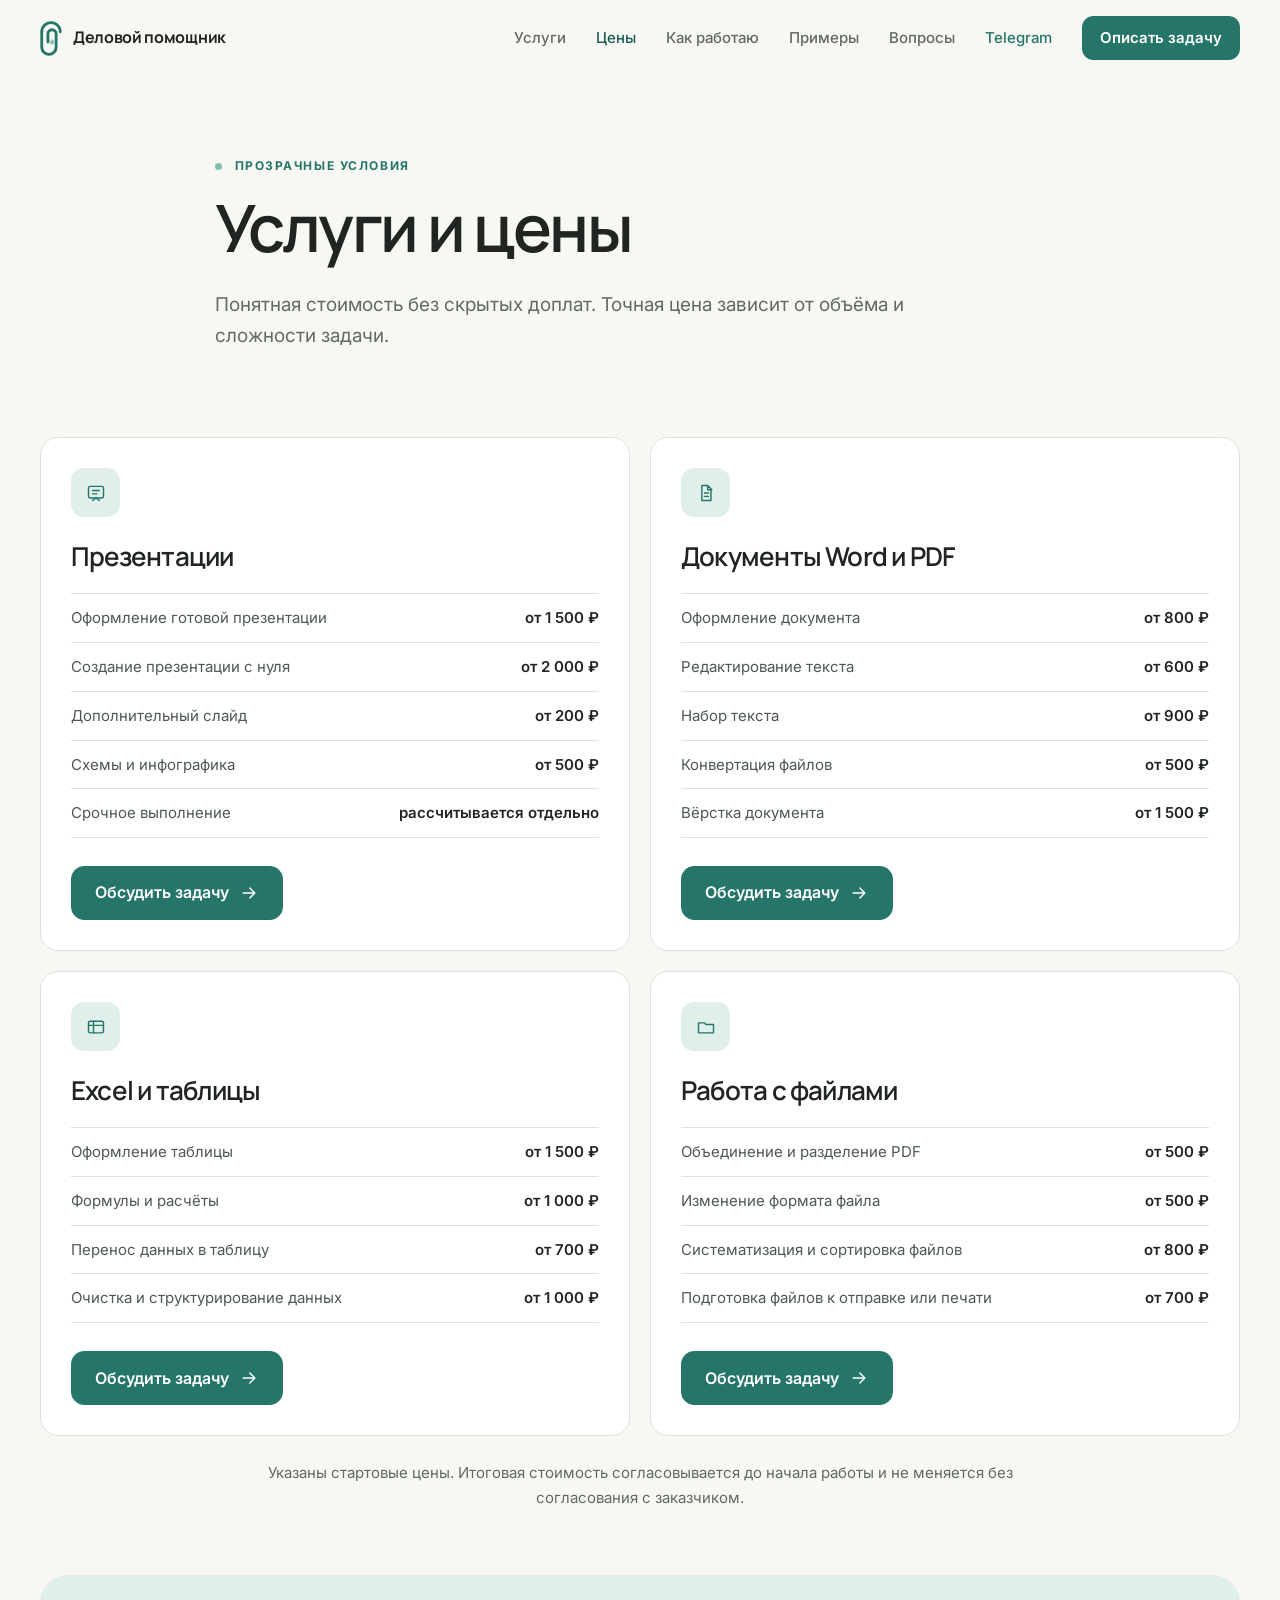
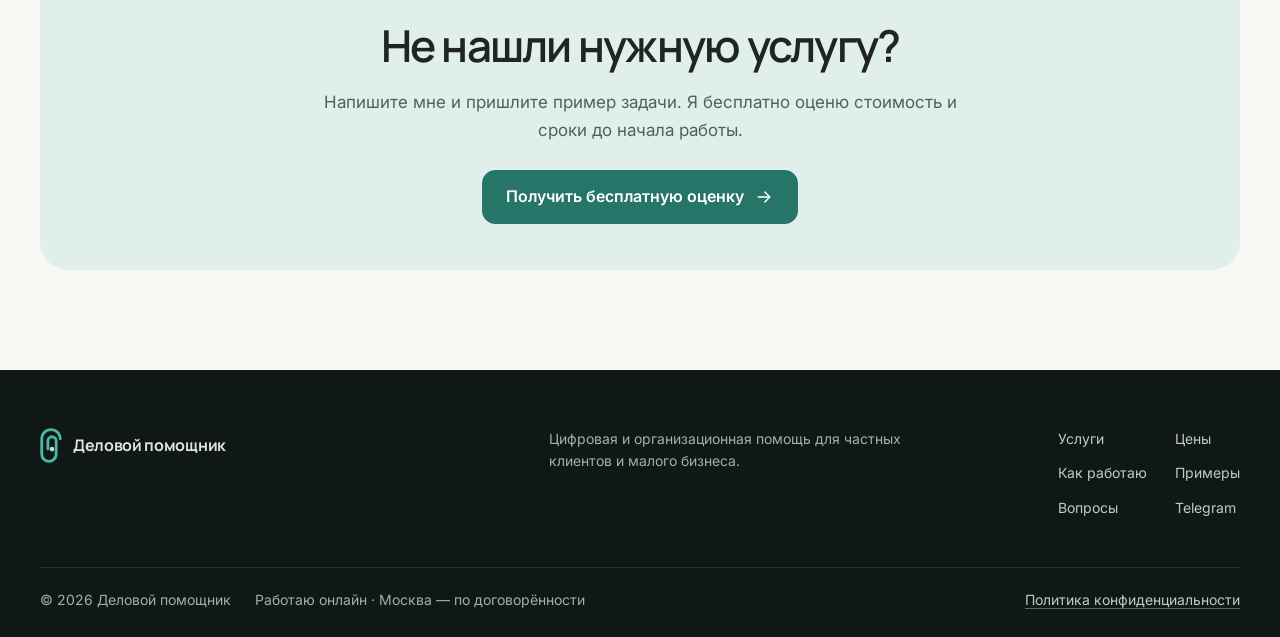
<file: prices.html>
<!DOCTYPE html>
<html lang="ru">
<head>
  <meta charset="utf-8">
  <meta name="viewport" content="width=device-width, initial-scale=1">
  <meta name="description" content="Цены на оформление презентаций, документов Word и PDF, таблиц Excel и работу с файлами. Точная стоимость согласовывается до начала работы.">
  <meta name="theme-color" content="#f7f7f3">
  <meta name="robots" content="index, follow">
  <meta property="og:type" content="website">
  <meta property="og:locale" content="ru_RU">
  <meta property="og:title" content="Услуги и цены — Деловой помощник">
  <meta property="og:description" content="Понятная стоимость без скрытых доплат. Презентации, документы, таблицы и работа с файлами.">
  <meta property="og:url" content="https://delovoi-pomoshchnik.ru/prices.html">
  <meta property="og:image" content="https://delovoi-pomoshchnik.ru/og-image.png">
  <meta property="og:image:width" content="1200">
  <meta property="og:image:height" content="630">
  <meta property="og:image:alt" content="Деловой помощник — цифровые задачи без лишней рутины">
  <meta name="twitter:card" content="summary_large_image">
  <title>Услуги и цены — Деловой помощник</title>
  <link rel="canonical" href="https://delovoi-pomoshchnik.ru/prices.html">
  <link rel="icon" href="favicon.svg" type="image/svg+xml">
  <link rel="icon" href="favicon-32.png" type="image/png" sizes="32x32">
  <link rel="apple-touch-icon" href="apple-touch-icon.png">
  <link rel="manifest" href="site.webmanifest">
  <link rel="preconnect" href="https://fonts.googleapis.com">
  <link rel="preconnect" href="https://fonts.gstatic.com" crossorigin>
  <link href="https://fonts.googleapis.com/css2?family=Inter:wght@400;500;600;700&family=Manrope:wght@500;600;700&display=swap" rel="stylesheet">
  <link rel="stylesheet" href="styles.css">
</head>
<body class="prices-page">
  <a class="skip-link" href="#main">Перейти к содержанию</a>

  <svg class="svg-sprite" aria-hidden="true">
    <symbol id="i-arrow" viewBox="0 0 24 24"><path d="M5 12h14M13 6l6 6-6 6"/></symbol>
    <symbol id="i-doc" viewBox="0 0 24 24"><path d="M7 3h7l4 4v14H7zM14 3v5h5M10 12h5M10 16h5"/></symbol>
    <symbol id="i-table" viewBox="0 0 24 24"><rect x="3" y="5" width="18" height="14" rx="2"/><path d="M3 10h18M9 5v14"/></symbol>
    <symbol id="i-slides" viewBox="0 0 24 24"><rect x="3" y="4" width="18" height="14" rx="2"/><path d="M8 21l4-3 4 3M8 9h8M8 13h5"/></symbol>
    <symbol id="i-folder" viewBox="0 0 24 24"><path d="M3 7h7l2 2h9v10H3z"/></symbol>
  </svg>

  <header class="header" id="top">
    <div class="container header__inner">
      <a class="brand" href="index.html" aria-label="Деловой помощник — на главную">
        <svg class="brand__logo" viewBox="15 3 42 68" aria-hidden="true" focusable="false"><path d="M30 44 V28 a8 8 0 0 1 16 0 V54 a14 14 0 0 1 -28 0 V24 a18 18 0 0 1 36 0" stroke-width="5.5" pathLength="1"/><circle class="brand__dot" cx="38" cy="44" r="4.5"/></svg>
        <span>Деловой помощник</span>
      </a>
      <button class="nav-toggle" type="button" aria-expanded="false" aria-controls="main-nav" aria-label="Открыть меню">
        <span></span><span></span>
      </button>
      <nav class="nav" id="main-nav" aria-label="Основная навигация">
        <a href="index.html#services">Услуги</a>
        <a href="prices.html" aria-current="page">Цены</a>
        <a href="index.html#process">Как работаю</a>
        <a href="index.html#cases">Примеры</a>
        <a href="index.html#faq">Вопросы</a>
        <a class="nav__telegram" href="https://t.me/Trifon_Koss_W">Telegram</a>
        <a class="button button--small" href="index.html#request">Описать задачу</a>
      </nav>
    </div>
  </header>

  <main id="main">
    <section class="prices-hero">
      <div class="container prices-hero__inner">
        <p class="eyebrow"><span></span> Прозрачные условия</p>
        <h1>Услуги и цены</h1>
        <p class="prices-hero__lead">Понятная стоимость без скрытых доплат. Точная цена зависит от объёма и сложности задачи.</p>
      </div>
    </section>

    <section class="prices-section" aria-label="Прайс-лист">
      <div class="container">
        <div class="prices-grid">
          <article class="pricing-card">
            <span class="pricing-card__icon" aria-hidden="true"><svg><use href="#i-slides"/></svg></span>
            <h2>Презентации</h2>
            <ul class="pricing-list">
              <li><span>Оформление готовой презентации</span><strong>от 1 500 ₽</strong></li>
              <li><span>Создание презентации с нуля</span><strong>от 2 000 ₽</strong></li>
              <li><span>Дополнительный слайд</span><strong>от 200 ₽</strong></li>
              <li><span>Схемы и инфографика</span><strong>от 500 ₽</strong></li>
              <li><span>Срочное выполнение</span><strong>рассчитывается отдельно</strong></li>
            </ul>
            <a class="button" href="https://t.me/Trifon_Koss_W" target="_blank" rel="noopener noreferrer">Обсудить задачу <svg><use href="#i-arrow"/></svg></a>
          </article>

          <article class="pricing-card">
            <span class="pricing-card__icon" aria-hidden="true"><svg><use href="#i-doc"/></svg></span>
            <h2>Документы Word и PDF</h2>
            <ul class="pricing-list">
              <li><span>Оформление документа</span><strong>от 800 ₽</strong></li>
              <li><span>Редактирование текста</span><strong>от 600 ₽</strong></li>
              <li><span>Набор текста</span><strong>от 900 ₽</strong></li>
              <li><span>Конвертация файлов</span><strong>от 500 ₽</strong></li>
              <li><span>Вёрстка документа</span><strong>от 1 500 ₽</strong></li>
            </ul>
            <a class="button" href="https://t.me/Trifon_Koss_W" target="_blank" rel="noopener noreferrer">Обсудить задачу <svg><use href="#i-arrow"/></svg></a>
          </article>

          <article class="pricing-card">
            <span class="pricing-card__icon" aria-hidden="true"><svg><use href="#i-table"/></svg></span>
            <h2>Excel и таблицы</h2>
            <ul class="pricing-list">
              <li><span>Оформление таблицы</span><strong>от 1 500 ₽</strong></li>
              <li><span>Формулы и расчёты</span><strong>от 1 000 ₽</strong></li>
              <li><span>Перенос данных в таблицу</span><strong>от 700 ₽</strong></li>
              <li><span>Очистка и структурирование данных</span><strong>от 1 000 ₽</strong></li>
            </ul>
            <a class="button" href="https://t.me/Trifon_Koss_W" target="_blank" rel="noopener noreferrer">Обсудить задачу <svg><use href="#i-arrow"/></svg></a>
          </article>

          <article class="pricing-card">
            <span class="pricing-card__icon" aria-hidden="true"><svg><use href="#i-folder"/></svg></span>
            <h2>Работа с файлами</h2>
            <ul class="pricing-list">
              <li><span>Объединение и разделение PDF</span><strong>от 500 ₽</strong></li>
              <li><span>Изменение формата файла</span><strong>от 500 ₽</strong></li>
              <li><span>Систематизация и сортировка файлов</span><strong>от 800 ₽</strong></li>
              <li><span>Подготовка файлов к отправке или печати</span><strong>от 700 ₽</strong></li>
            </ul>
            <a class="button" href="https://t.me/Trifon_Koss_W" target="_blank" rel="noopener noreferrer">Обсудить задачу <svg><use href="#i-arrow"/></svg></a>
          </article>
        </div>

        <p class="prices-note">Указаны стартовые цены. Итоговая стоимость согласовывается до начала работы и не меняется без согласования с заказчиком.</p>

        <aside class="prices-cta">
          <h2>Не нашли нужную услугу?</h2>
          <p>Напишите мне и пришлите пример задачи. Я бесплатно оценю стоимость и сроки до начала работы.</p>
          <a class="button" href="https://t.me/Trifon_Koss_W" target="_blank" rel="noopener noreferrer">Получить бесплатную оценку <svg><use href="#i-arrow"/></svg></a>
        </aside>
      </div>
    </section>
  </main>

  <footer class="footer">
    <div class="container footer__top">
      <a class="brand brand--footer" href="index.html"><svg class="brand__logo" viewBox="15 3 42 68" aria-hidden="true" focusable="false"><path d="M30 44 V28 a8 8 0 0 1 16 0 V54 a14 14 0 0 1 -28 0 V24 a18 18 0 0 1 36 0" stroke-width="5.5" pathLength="1"/><circle class="brand__dot" cx="38" cy="44" r="4.5"/></svg><span>Деловой помощник</span></a>
      <p>Цифровая и организационная помощь для частных клиентов и малого бизнеса.</p>
      <div class="footer__links"><a href="index.html#services">Услуги</a><a href="prices.html" aria-current="page">Цены</a><a href="index.html#process">Как работаю</a><a href="index.html#cases">Примеры</a><a href="index.html#faq">Вопросы</a><a href="https://t.me/Trifon_Koss_W">Telegram</a></div>
    </div>
    <div class="container footer__bottom"><span>© <span id="year"></span> Деловой помощник</span><span>Работаю онлайн · Москва — по договорённости</span><a class="footer__policy-note" href="privacy-policy.html">Политика конфиденциальности</a></div>
  </footer>

  <script src="prices.js"></script>
</body>
</html>
</file>
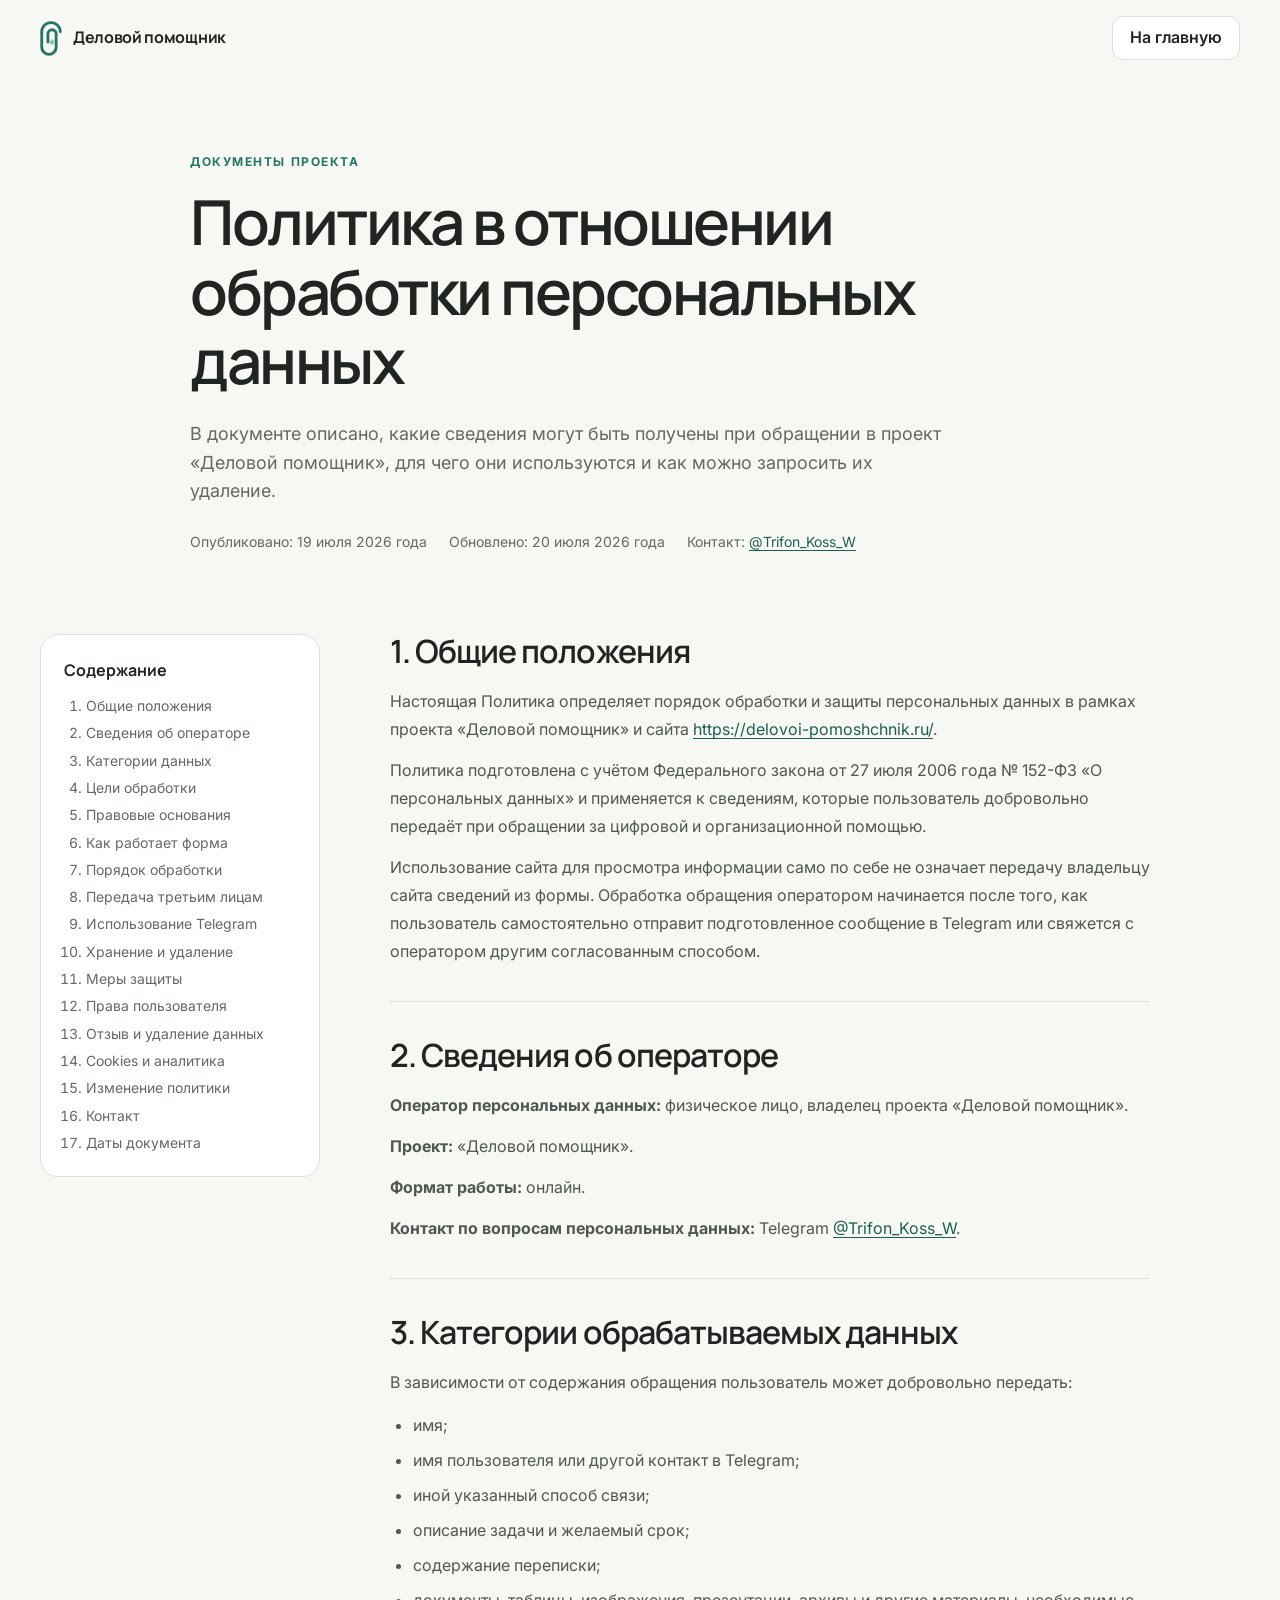
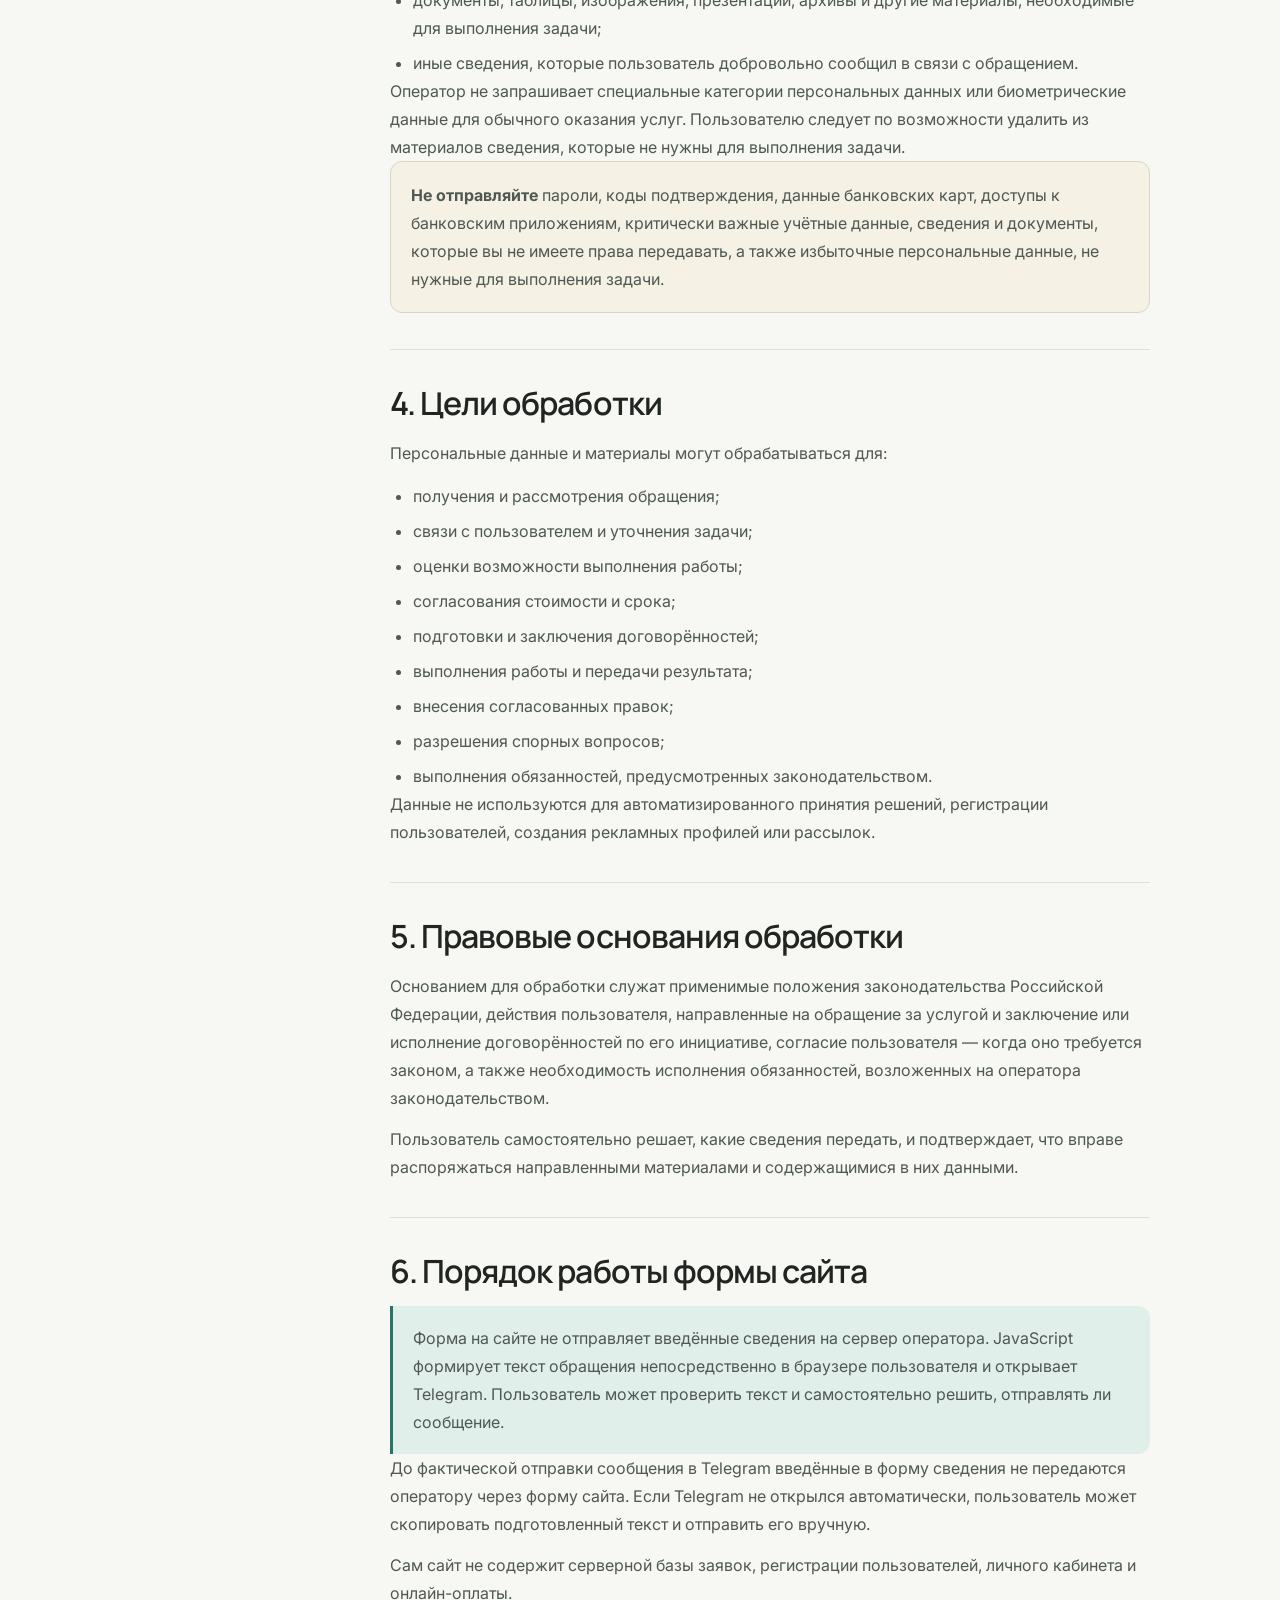
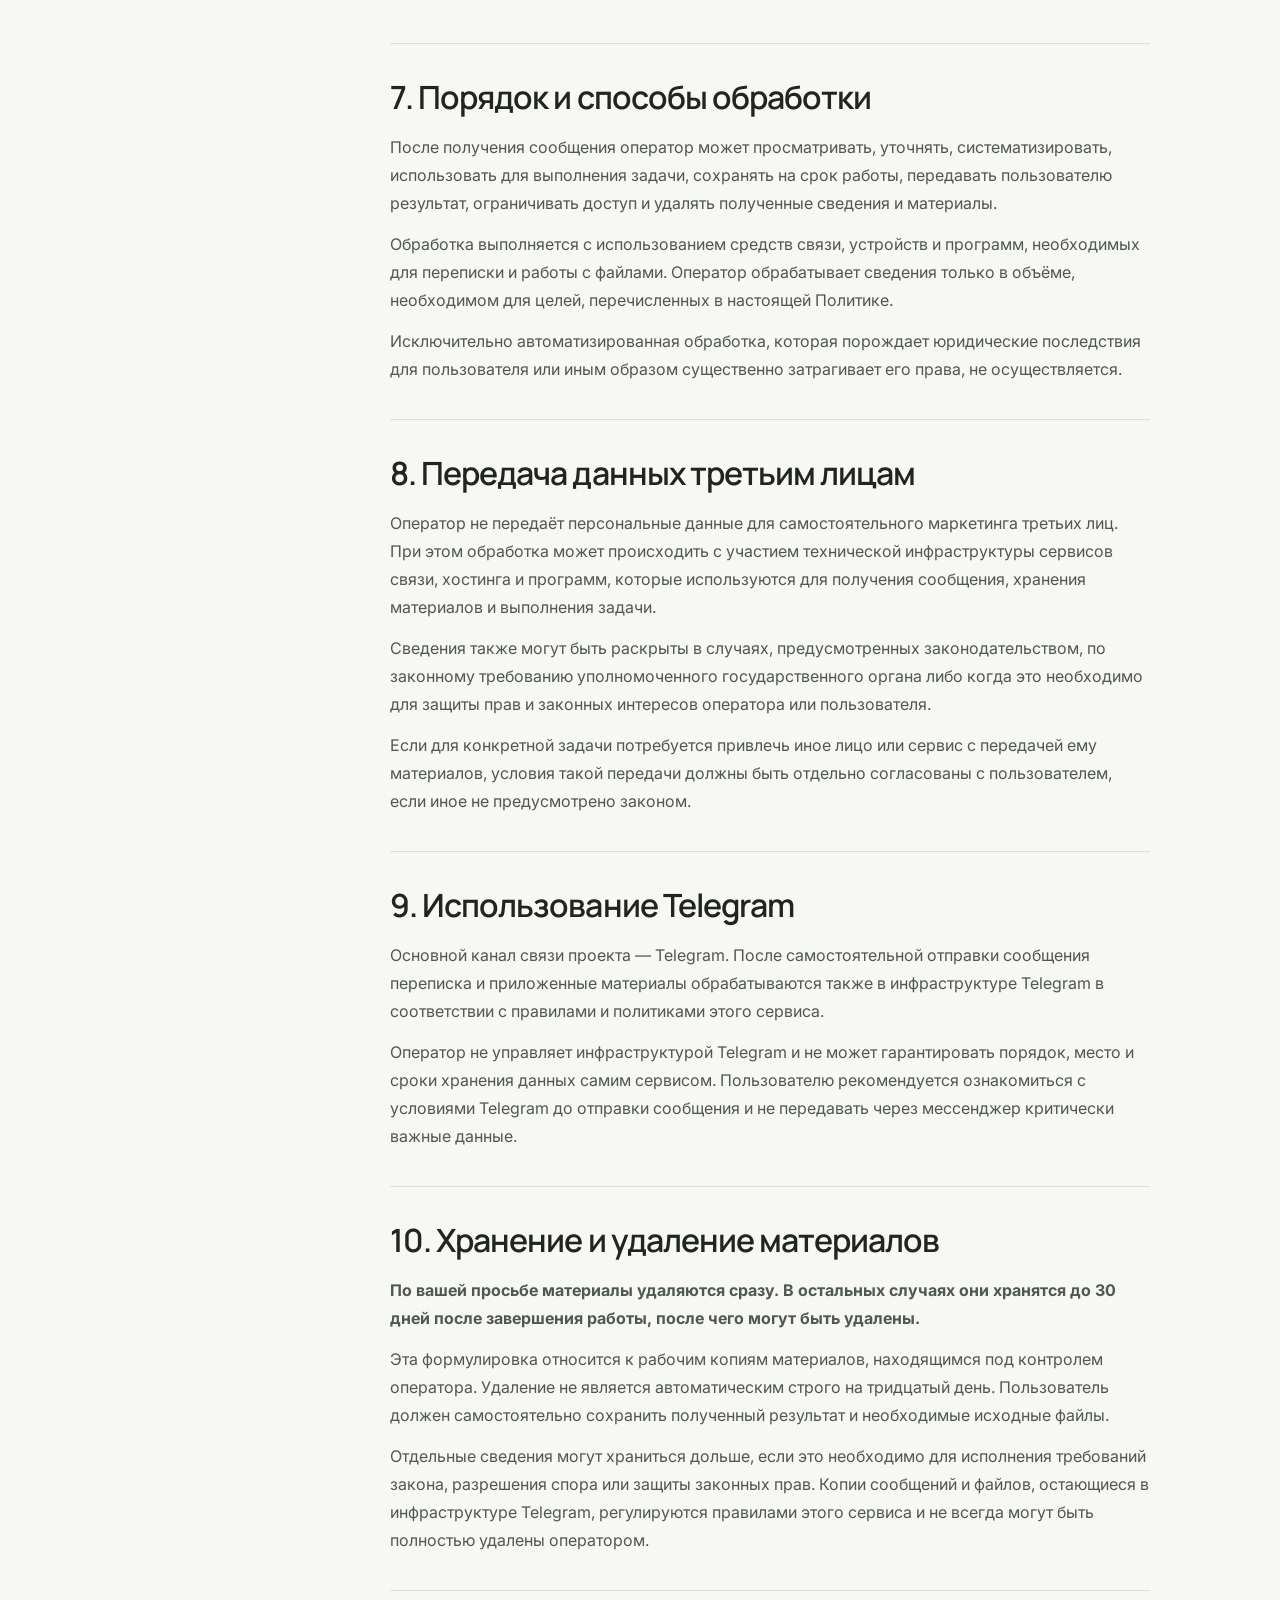
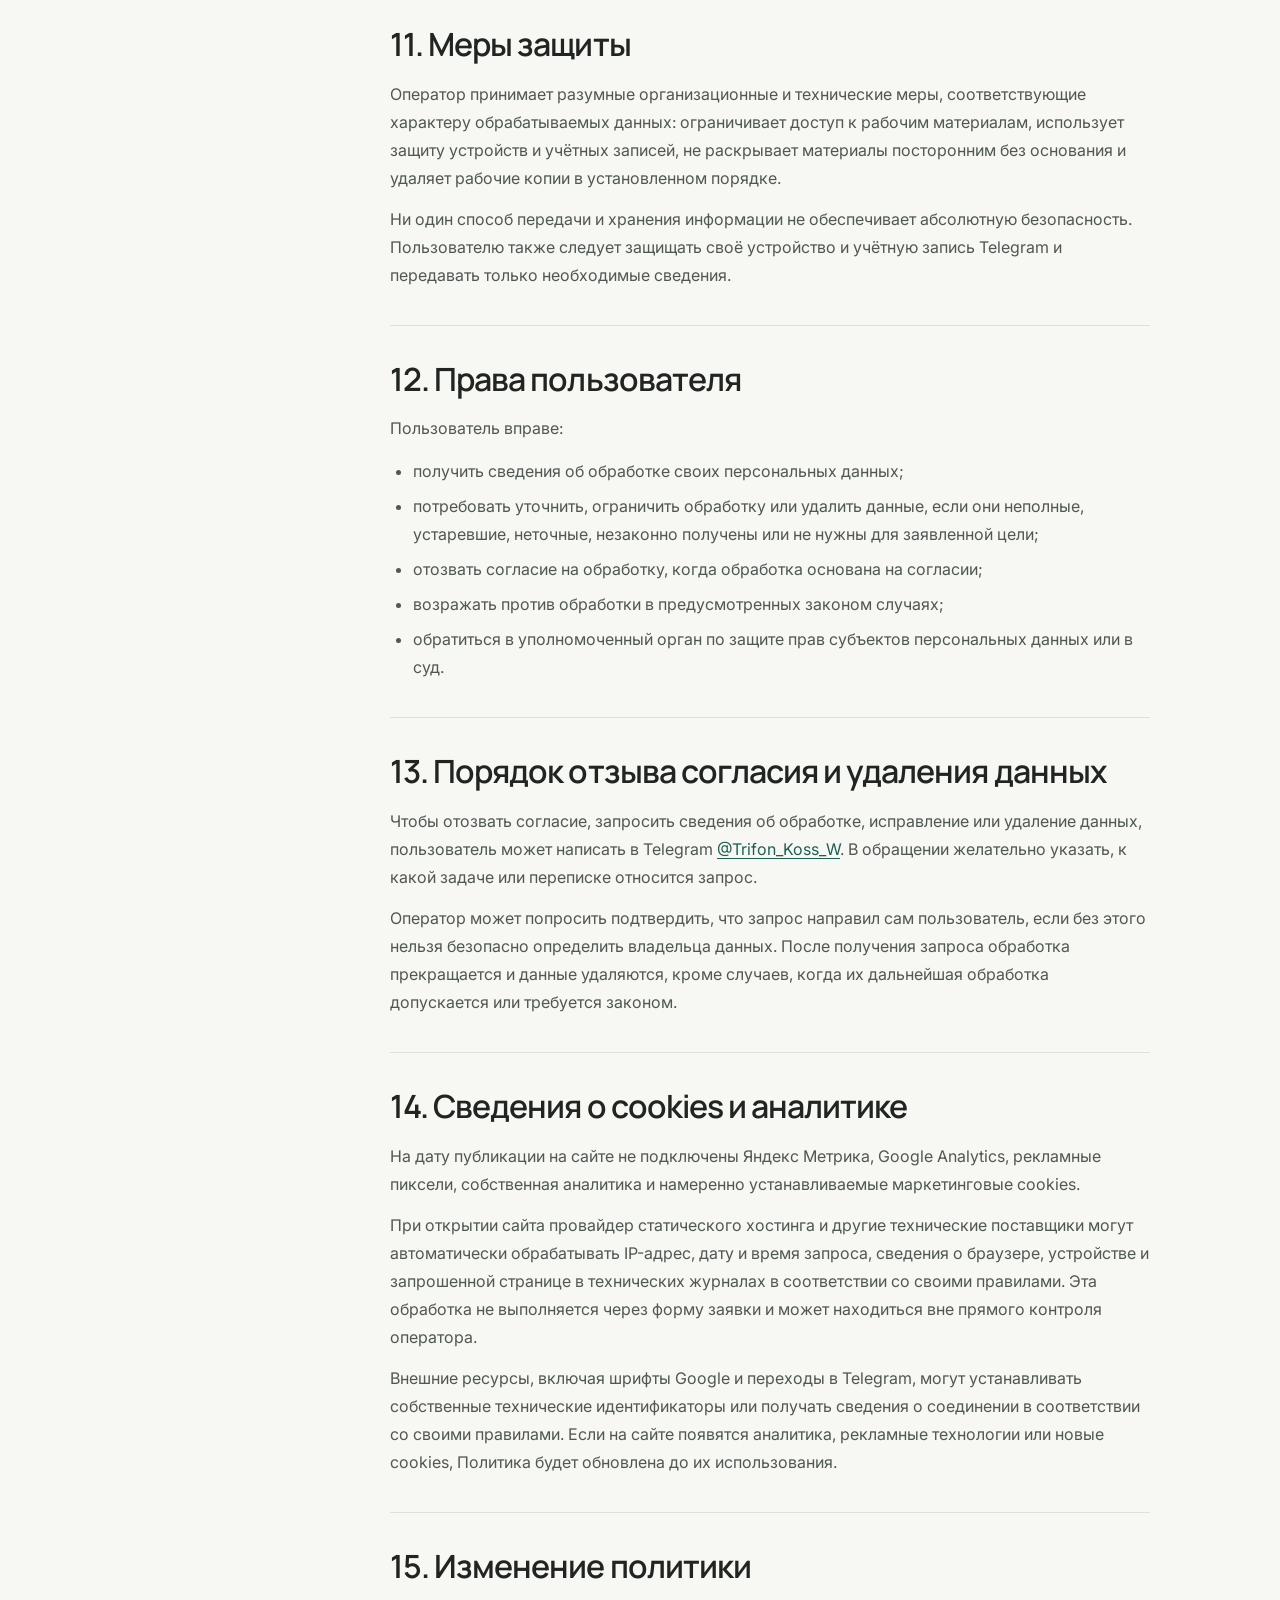
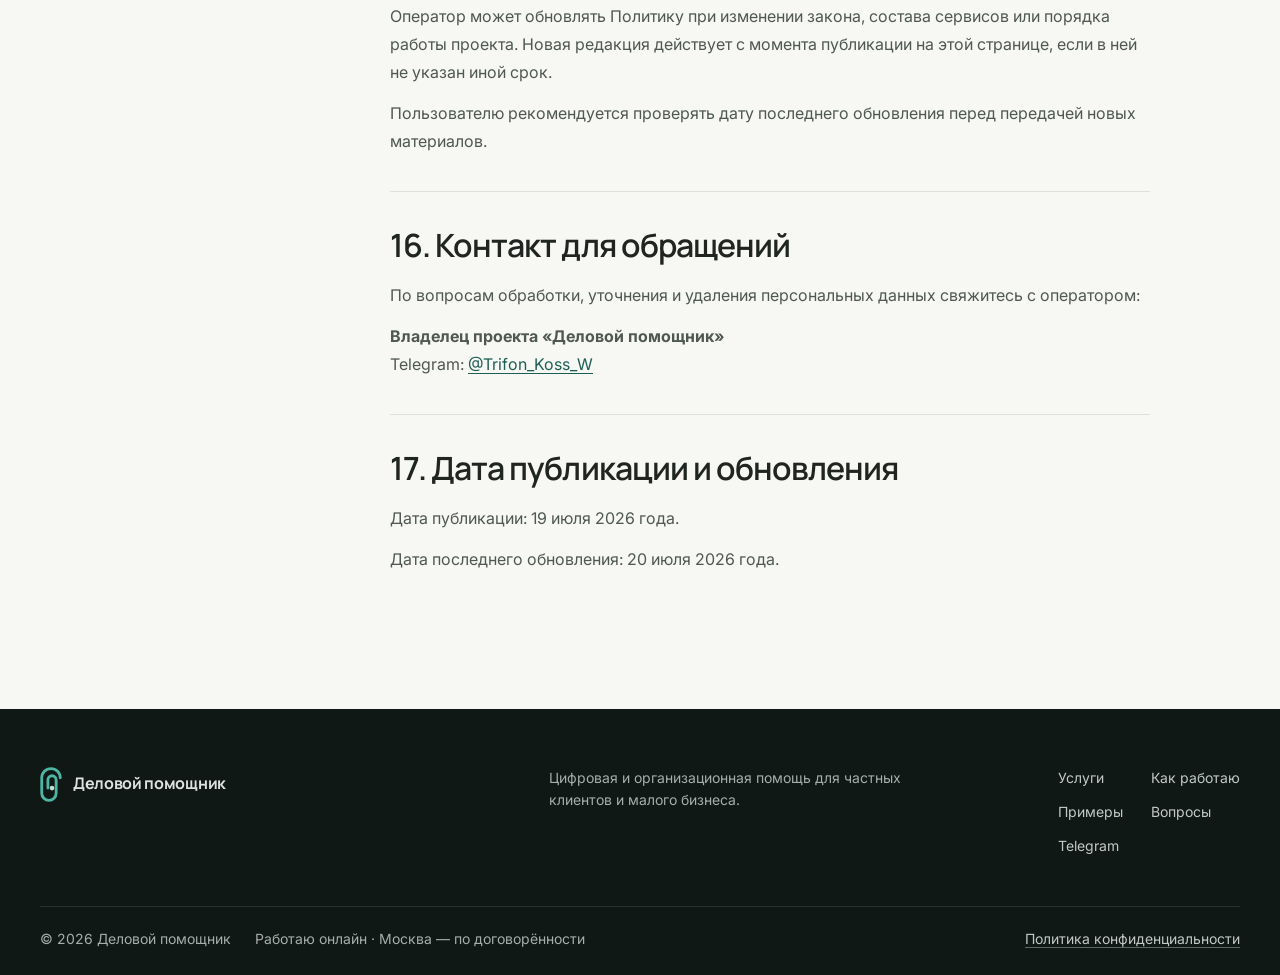
<file: privacy-policy.html>
<!DOCTYPE html>
<html lang="ru">
<head>
  <meta charset="utf-8">
  <meta name="viewport" content="width=device-width, initial-scale=1">
  <meta name="description" content="Политика проекта «Деловой помощник» в отношении обработки персональных данных пользователей и материалов, передаваемых через Telegram.">
  <meta name="theme-color" content="#f7f7f3">
  <meta name="robots" content="index, follow">
  <meta property="og:type" content="website">
  <meta property="og:locale" content="ru_RU">
  <meta property="og:title" content="Политика конфиденциальности — Деловой помощник">
  <meta property="og:description" content="Как обрабатываются обращения и материалы пользователей проекта «Деловой помощник».">
  <meta property="og:url" content="https://delovoi-pomoshchnik.ru/privacy-policy.html">
  <meta property="og:image" content="https://delovoi-pomoshchnik.ru/og-image.png">
  <meta property="og:image:width" content="1200">
  <meta property="og:image:height" content="630">
  <meta property="og:image:alt" content="Деловой помощник — цифровые задачи без лишней рутины">
  <meta name="twitter:card" content="summary_large_image">
  <title>Политика в отношении обработки персональных данных — Деловой помощник</title>
  <link rel="canonical" href="https://delovoi-pomoshchnik.ru/privacy-policy.html">
  <link rel="icon" href="favicon.svg" type="image/svg+xml">
  <link rel="icon" href="favicon-32.png" type="image/png" sizes="32x32">
  <link rel="apple-touch-icon" href="apple-touch-icon.png">
  <link rel="manifest" href="site.webmanifest">
  <link rel="preconnect" href="https://fonts.googleapis.com">
  <link rel="preconnect" href="https://fonts.gstatic.com" crossorigin>
  <link href="https://fonts.googleapis.com/css2?family=Inter:wght@400;500;600;700&family=Manrope:wght@500;600;700&display=swap" rel="stylesheet">
  <link rel="stylesheet" href="styles.css">
</head>
<body class="policy-page">
  <a class="skip-link" href="#policy-content">Перейти к содержанию</a>

  <header class="header">
    <div class="container header__inner">
      <a class="brand" href="index.html" aria-label="Деловой помощник — вернуться на главную">
        <svg class="brand__logo" viewBox="15 3 42 68" aria-hidden="true" focusable="false"><path d="M30 44 V28 a8 8 0 0 1 16 0 V54 a14 14 0 0 1 -28 0 V24 a18 18 0 0 1 36 0" stroke-width="5.5" pathLength="1"/><circle class="brand__dot" cx="38" cy="44" r="4.5"/></svg>
        <span>Деловой помощник</span>
      </a>
      <div class="policy-header__actions">
        <a class="button button--secondary button--small" href="index.html">На главную</a>
      </div>
    </div>
  </header>

  <main id="policy-content">
    <section class="policy-hero">
      <div class="container policy-hero__inner">
        <p class="eyebrow">Документы проекта</p>
        <h1>Политика в отношении обработки персональных данных</h1>
        <p class="policy-hero__lead">В документе описано, какие сведения могут быть получены при обращении в проект «Деловой помощник», для чего они используются и как можно запросить их удаление.</p>
        <div class="policy-meta">
          <span>Опубликовано: <time datetime="2026-07-19">19 июля 2026 года</time></span>
          <span>Обновлено: <time datetime="2026-07-20">20 июля 2026 года</time></span>
          <span>Контакт: <a href="https://t.me/Trifon_Koss_W">@Trifon_Koss_W</a></span>
        </div>
      </div>
    </section>

    <div class="container policy-layout">
      <nav class="policy-toc" aria-label="Оглавление политики">
        <strong>Содержание</strong>
        <ol>
          <li><a href="#general">Общие положения</a></li>
          <li><a href="#operator">Сведения об операторе</a></li>
          <li><a href="#data">Категории данных</a></li>
          <li><a href="#purposes">Цели обработки</a></li>
          <li><a href="#grounds">Правовые основания</a></li>
          <li><a href="#form">Как работает форма</a></li>
          <li><a href="#processing">Порядок обработки</a></li>
          <li><a href="#third-parties">Передача третьим лицам</a></li>
          <li><a href="#telegram">Использование Telegram</a></li>
          <li><a href="#storage">Хранение и удаление</a></li>
          <li><a href="#security">Меры защиты</a></li>
          <li><a href="#rights">Права пользователя</a></li>
          <li><a href="#withdrawal">Отзыв и удаление данных</a></li>
          <li><a href="#cookies">Cookies и аналитика</a></li>
          <li><a href="#changes">Изменение политики</a></li>
          <li><a href="#contact">Контакт</a></li>
          <li><a href="#dates">Даты документа</a></li>
        </ol>
      </nav>

      <article class="policy-content">
        <section id="general">
          <h2>1. Общие положения</h2>
          <p>Настоящая Политика определяет порядок обработки и защиты персональных данных в рамках проекта «Деловой помощник» и сайта <a href="https://delovoi-pomoshchnik.ru/">https://delovoi-pomoshchnik.ru/</a>.</p>
          <p>Политика подготовлена с учётом Федерального закона от 27 июля 2006 года № 152-ФЗ «О персональных данных» и применяется к сведениям, которые пользователь добровольно передаёт при обращении за цифровой и организационной помощью.</p>
          <p>Использование сайта для просмотра информации само по себе не означает передачу владельцу сайта сведений из формы. Обработка обращения оператором начинается после того, как пользователь самостоятельно отправит подготовленное сообщение в Telegram или свяжется с оператором другим согласованным способом.</p>
        </section>

        <section id="operator">
          <h2>2. Сведения об операторе</h2>
          <p><strong>Оператор персональных данных:</strong> физическое лицо, владелец проекта «Деловой помощник».</p>
          <p><strong>Проект:</strong> «Деловой помощник».</p>
          <p><strong>Формат работы:</strong> онлайн.</p>
          <p><strong>Контакт по вопросам персональных данных:</strong> Telegram <a href="https://t.me/Trifon_Koss_W">@Trifon_Koss_W</a>.</p>
        </section>

        <section id="data">
          <h2>3. Категории обрабатываемых данных</h2>
          <p>В зависимости от содержания обращения пользователь может добровольно передать:</p>
          <ul>
            <li>имя;</li>
            <li>имя пользователя или другой контакт в Telegram;</li>
            <li>иной указанный способ связи;</li>
            <li>описание задачи и желаемый срок;</li>
            <li>содержание переписки;</li>
            <li>документы, таблицы, изображения, презентации, архивы и другие материалы, необходимые для выполнения задачи;</li>
            <li>иные сведения, которые пользователь добровольно сообщил в связи с обращением.</li>
          </ul>
          <p>Оператор не запрашивает специальные категории персональных данных или биометрические данные для обычного оказания услуг. Пользователю следует по возможности удалить из материалов сведения, которые не нужны для выполнения задачи.</p>
          <div class="policy-warning">
            <p><strong>Не отправляйте</strong> пароли, коды подтверждения, данные банковских карт, доступы к банковским приложениям, критически важные учётные данные, сведения и документы, которые вы не имеете права передавать, а также избыточные персональные данные, не нужные для выполнения задачи.</p>
          </div>
        </section>

        <section id="purposes">
          <h2>4. Цели обработки</h2>
          <p>Персональные данные и материалы могут обрабатываться для:</p>
          <ul>
            <li>получения и рассмотрения обращения;</li>
            <li>связи с пользователем и уточнения задачи;</li>
            <li>оценки возможности выполнения работы;</li>
            <li>согласования стоимости и срока;</li>
            <li>подготовки и заключения договорённостей;</li>
            <li>выполнения работы и передачи результата;</li>
            <li>внесения согласованных правок;</li>
            <li>разрешения спорных вопросов;</li>
            <li>выполнения обязанностей, предусмотренных законодательством.</li>
          </ul>
          <p>Данные не используются для автоматизированного принятия решений, регистрации пользователей, создания рекламных профилей или рассылок.</p>
        </section>

        <section id="grounds">
          <h2>5. Правовые основания обработки</h2>
          <p>Основанием для обработки служат применимые положения законодательства Российской Федерации, действия пользователя, направленные на обращение за услугой и заключение или исполнение договорённостей по его инициативе, согласие пользователя — когда оно требуется законом, а также необходимость исполнения обязанностей, возложенных на оператора законодательством.</p>
          <p>Пользователь самостоятельно решает, какие сведения передать, и подтверждает, что вправе распоряжаться направленными материалами и содержащимися в них данными.</p>
        </section>

        <section id="form">
          <h2>6. Порядок работы формы сайта</h2>
          <div class="policy-note">
            <p>Форма на сайте не отправляет введённые сведения на сервер оператора. JavaScript формирует текст обращения непосредственно в браузере пользователя и открывает Telegram. Пользователь может проверить текст и самостоятельно решить, отправлять ли сообщение.</p>
          </div>
          <p>До фактической отправки сообщения в Telegram введённые в форму сведения не передаются оператору через форму сайта. Если Telegram не открылся автоматически, пользователь может скопировать подготовленный текст и отправить его вручную.</p>
          <p>Сам сайт не содержит серверной базы заявок, регистрации пользователей, личного кабинета и онлайн-оплаты.</p>
        </section>

        <section id="processing">
          <h2>7. Порядок и способы обработки</h2>
          <p>После получения сообщения оператор может просматривать, уточнять, систематизировать, использовать для выполнения задачи, сохранять на срок работы, передавать пользователю результат, ограничивать доступ и удалять полученные сведения и материалы.</p>
          <p>Обработка выполняется с использованием средств связи, устройств и программ, необходимых для переписки и работы с файлами. Оператор обрабатывает сведения только в объёме, необходимом для целей, перечисленных в настоящей Политике.</p>
          <p>Исключительно автоматизированная обработка, которая порождает юридические последствия для пользователя или иным образом существенно затрагивает его права, не осуществляется.</p>
        </section>

        <section id="third-parties">
          <h2>8. Передача данных третьим лицам</h2>
          <p>Оператор не передаёт персональные данные для самостоятельного маркетинга третьих лиц. При этом обработка может происходить с участием технической инфраструктуры сервисов связи, хостинга и программ, которые используются для получения сообщения, хранения материалов и выполнения задачи.</p>
          <p>Сведения также могут быть раскрыты в случаях, предусмотренных законодательством, по законному требованию уполномоченного государственного органа либо когда это необходимо для защиты прав и законных интересов оператора или пользователя.</p>
          <p>Если для конкретной задачи потребуется привлечь иное лицо или сервис с передачей ему материалов, условия такой передачи должны быть отдельно согласованы с пользователем, если иное не предусмотрено законом.</p>
        </section>

        <section id="telegram">
          <h2>9. Использование Telegram</h2>
          <p>Основной канал связи проекта — Telegram. После самостоятельной отправки сообщения переписка и приложенные материалы обрабатываются также в инфраструктуре Telegram в соответствии с правилами и политиками этого сервиса.</p>
          <p>Оператор не управляет инфраструктурой Telegram и не может гарантировать порядок, место и сроки хранения данных самим сервисом. Пользователю рекомендуется ознакомиться с условиями Telegram до отправки сообщения и не передавать через мессенджер критически важные данные.</p>
        </section>

        <section id="storage">
          <h2>10. Хранение и удаление материалов</h2>
          <p><strong>По вашей просьбе материалы удаляются сразу. В остальных случаях они хранятся до 30 дней после завершения работы, после чего могут быть удалены.</strong></p>
          <p>Эта формулировка относится к рабочим копиям материалов, находящимся под контролем оператора. Удаление не является автоматическим строго на тридцатый день. Пользователь должен самостоятельно сохранить полученный результат и необходимые исходные файлы.</p>
          <p>Отдельные сведения могут храниться дольше, если это необходимо для исполнения требований закона, разрешения спора или защиты законных прав. Копии сообщений и файлов, остающиеся в инфраструктуре Telegram, регулируются правилами этого сервиса и не всегда могут быть полностью удалены оператором.</p>
        </section>

        <section id="security">
          <h2>11. Меры защиты</h2>
          <p>Оператор принимает разумные организационные и технические меры, соответствующие характеру обрабатываемых данных: ограничивает доступ к рабочим материалам, использует защиту устройств и учётных записей, не раскрывает материалы посторонним без основания и удаляет рабочие копии в установленном порядке.</p>
          <p>Ни один способ передачи и хранения информации не обеспечивает абсолютную безопасность. Пользователю также следует защищать своё устройство и учётную запись Telegram и передавать только необходимые сведения.</p>
        </section>

        <section id="rights">
          <h2>12. Права пользователя</h2>
          <p>Пользователь вправе:</p>
          <ul>
            <li>получить сведения об обработке своих персональных данных;</li>
            <li>потребовать уточнить, ограничить обработку или удалить данные, если они неполные, устаревшие, неточные, незаконно получены или не нужны для заявленной цели;</li>
            <li>отозвать согласие на обработку, когда обработка основана на согласии;</li>
            <li>возражать против обработки в предусмотренных законом случаях;</li>
            <li>обратиться в уполномоченный орган по защите прав субъектов персональных данных или в суд.</li>
          </ul>
        </section>

        <section id="withdrawal">
          <h2>13. Порядок отзыва согласия и удаления данных</h2>
          <p>Чтобы отозвать согласие, запросить сведения об обработке, исправление или удаление данных, пользователь может написать в Telegram <a href="https://t.me/Trifon_Koss_W">@Trifon_Koss_W</a>. В обращении желательно указать, к какой задаче или переписке относится запрос.</p>
          <p>Оператор может попросить подтвердить, что запрос направил сам пользователь, если без этого нельзя безопасно определить владельца данных. После получения запроса обработка прекращается и данные удаляются, кроме случаев, когда их дальнейшая обработка допускается или требуется законом.</p>
        </section>

        <section id="cookies">
          <h2>14. Сведения о cookies и аналитике</h2>
          <p>На дату публикации на сайте не подключены Яндекс Метрика, Google Analytics, рекламные пиксели, собственная аналитика и намеренно устанавливаемые маркетинговые cookies.</p>
          <p>При открытии сайта провайдер статического хостинга и другие технические поставщики могут автоматически обрабатывать IP-адрес, дату и время запроса, сведения о браузере, устройстве и запрошенной странице в технических журналах в соответствии со своими правилами. Эта обработка не выполняется через форму заявки и может находиться вне прямого контроля оператора.</p>
          <p>Внешние ресурсы, включая шрифты Google и переходы в Telegram, могут устанавливать собственные технические идентификаторы или получать сведения о соединении в соответствии со своими правилами. Если на сайте появятся аналитика, рекламные технологии или новые cookies, Политика будет обновлена до их использования.</p>
        </section>

        <section id="changes">
          <h2>15. Изменение политики</h2>
          <p>Оператор может обновлять Политику при изменении закона, состава сервисов или порядка работы проекта. Новая редакция действует с момента публикации на этой странице, если в ней не указан иной срок.</p>
          <p>Пользователю рекомендуется проверять дату последнего обновления перед передачей новых материалов.</p>
        </section>

        <section id="contact">
          <h2>16. Контакт для обращений</h2>
          <p>По вопросам обработки, уточнения и удаления персональных данных свяжитесь с оператором:</p>
          <p><strong>Владелец проекта «Деловой помощник»</strong><br>Telegram: <a href="https://t.me/Trifon_Koss_W">@Trifon_Koss_W</a></p>
        </section>

        <section id="dates">
          <h2>17. Дата публикации и обновления</h2>
          <p>Дата публикации: <time datetime="2026-07-19">19 июля 2026 года</time>.</p>
          <p>Дата последнего обновления: <time datetime="2026-07-20">20 июля 2026 года</time>.</p>
        </section>
      </article>
    </div>
  </main>

  <footer class="footer">
    <div class="container footer__top">
      <a class="brand brand--footer" href="index.html"><svg class="brand__logo" viewBox="15 3 42 68" aria-hidden="true" focusable="false"><path d="M30 44 V28 a8 8 0 0 1 16 0 V54 a14 14 0 0 1 -28 0 V24 a18 18 0 0 1 36 0" stroke-width="5.5" pathLength="1"/><circle class="brand__dot" cx="38" cy="44" r="4.5"/></svg><span>Деловой помощник</span></a>
      <p>Цифровая и организационная помощь для частных клиентов и малого бизнеса.</p>
      <div class="footer__links"><a href="index.html#services">Услуги</a><a href="index.html#process">Как работаю</a><a href="index.html#cases">Примеры</a><a href="index.html#faq">Вопросы</a><a href="https://t.me/Trifon_Koss_W">Telegram</a></div>
    </div>
    <div class="container footer__bottom"><span>© 2026 Деловой помощник</span><span>Работаю онлайн · Москва — по договорённости</span><a class="footer__policy-note" href="privacy-policy.html" aria-current="page">Политика конфиденциальности</a></div>
  </footer>
</body>
</html>
</file>
<file: styles.css>
:root {
  --bg: #f7f7f3;
  --surface: #fff;
  --surface-soft: #eff1ed;
  --text: #202522;
  --muted: #626a65;
  --line: #dde1dc;
  --accent: #267569;
  --accent-dark: #1d5f55;
  --mint: #7fbfad;
  --accent-soft: #e1efeb;
  --dark: #17221f;
  --radius-sm: 12px;
  --radius: 18px;
  --radius-lg: 28px;
  --shadow: 0 24px 70px rgba(31, 51, 45, .10);
  --container: 1200px;
}

* { box-sizing: border-box; }
html { scroll-behavior: smooth; }
body { margin: 0; color: var(--text); background: var(--bg); font-family: Inter, Arial, sans-serif; font-size: 16px; line-height: 1.6; -webkit-font-smoothing: antialiased; }
body.modal-open { overflow: hidden; }
a { color: inherit; text-decoration: none; }
button, input, textarea { font: inherit; }
button { color: inherit; }
svg { width: 1.25em; height: 1.25em; fill: none; stroke: currentColor; stroke-linecap: round; stroke-linejoin: round; stroke-width: 1.7; }
.svg-sprite { position: absolute; width: 0; height: 0; overflow: hidden; }
.container { width: min(calc(100% - 48px), var(--container)); margin-inline: auto; }
.section { padding: 96px 0; }
.section--soft { background: var(--surface-soft); }
.section--dark { color: #fff; background: var(--dark); }
.skip-link { position: fixed; z-index: 1000; top: 10px; left: 10px; transform: translateY(-160%); padding: 10px 15px; background: #fff; border-radius: 8px; }
.skip-link:focus { transform: none; }

.header { position: sticky; z-index: 100; top: 0; border-bottom: 1px solid transparent; background: rgba(247, 247, 243, .86); backdrop-filter: blur(18px); transition: border-color .2s; }
.header.is-scrolled { border-color: var(--line); }
.header__inner { height: 76px; display: flex; align-items: center; justify-content: space-between; }
.brand { display: inline-flex; gap: 11px; align-items: center; font-family: Manrope, Inter, sans-serif; font-weight: 700; letter-spacing: -.02em; }
.brand__logo { width: 22px; height: 35px; flex: 0 0 auto; color: var(--accent); }
.brand__logo .brand__dot { fill: var(--mint); stroke: none; }
.brand--footer .brand__logo { color: #4db6a3; }
.brand--footer .brand__logo .brand__dot { fill: #bfe0d6; }
.nav { display: flex; align-items: center; gap: 30px; font-size: 15px; font-weight: 500; }
.nav > a:not(.button) { color: var(--muted); transition: color .2s; }
.nav > a:hover { color: var(--accent); }
.nav > a[aria-current="page"] { color: var(--accent-dark); }
.nav__telegram { color: var(--accent) !important; }
.nav-toggle { display: none; width: 42px; height: 42px; padding: 0; border: 0; border-radius: 10px; background: var(--surface); }
.nav-toggle span { position: absolute; width: 18px; height: 2px; margin-left: -9px; background: var(--text); transition: .25s; }
.nav-toggle span:first-child { transform: translateY(-4px); }
.nav-toggle span:last-child { transform: translateY(4px); }
.nav-toggle[aria-expanded="true"] span:first-child { transform: rotate(45deg); }
.nav-toggle[aria-expanded="true"] span:last-child { transform: rotate(-45deg); }

h1, h2, h3 { margin: 0; font-family: Manrope, Inter, sans-serif; line-height: 1.12; letter-spacing: -.04em; }
h1 { max-width: 760px; font-size: clamp(44px, 5.1vw, 72px); font-weight: 600; }
h1 em { color: var(--accent); font-style: normal; }
h2 { font-size: clamp(36px, 4vw, 52px); font-weight: 600; }
h3 { font-size: 21px; font-weight: 600; letter-spacing: -.025em; }
p { margin: 0; }
.eyebrow { margin-bottom: 18px; color: var(--accent); font-size: 12px; line-height: 1.2; font-weight: 700; letter-spacing: .13em; text-transform: uppercase; }
.eyebrow span { display: inline-block; width: 7px; height: 7px; margin-right: 8px; border-radius: 50%; background: var(--mint); }
.section-heading { max-width: 700px; margin-bottom: 56px; }
.section-heading--row { max-width: none; display: flex; align-items: end; justify-content: space-between; gap: 80px; }
.section-heading--row > p { width: 380px; color: var(--muted); }
.section-intro { max-width: 600px; margin-top: 22px; color: var(--muted); font-size: 18px; }
.split { display: grid; grid-template-columns: .9fr 1.1fr; gap: 100px; align-items: start; }
.split .section-heading { margin-bottom: 0; }

.button { min-height: 54px; display: inline-flex; align-items: center; justify-content: center; gap: 10px; padding: 13px 23px; border: 1px solid var(--accent); border-radius: 13px; color: #fff; background: var(--accent); font-weight: 600; line-height: 1.2; cursor: pointer; transition: transform .2s, background .2s, border-color .2s, box-shadow .2s; }
.button:hover { transform: translateY(-2px); border-color: var(--accent-dark); background: var(--accent-dark); box-shadow: 0 12px 30px rgba(40, 122, 112, .2); }
.button:focus-visible, button:focus-visible, a:focus-visible, summary:focus-visible, input:focus-visible, textarea:focus-visible { outline: 3px solid rgba(40, 122, 112, .35); outline-offset: 3px; }
.button:disabled { transform: none; opacity: .7; cursor: wait; box-shadow: none; }
.button--secondary { color: var(--text); border-color: var(--line); background: var(--surface); }
.button--secondary:hover { color: var(--accent-dark); border-color: #b9cac5; background: var(--surface); box-shadow: none; }
.button--small { min-height: 44px; padding: 9px 17px; border-radius: 11px; }
.button--light { color: var(--dark); border-color: #fff; background: #fff; }
.button--light:hover { color: #fff; border-color: var(--accent); background: var(--accent); }
.button--full { width: 100%; }
.text-link { display: inline-flex; align-items: center; gap: 8px; color: var(--accent); font-weight: 600; white-space: nowrap; }

.hero { min-height: calc(100vh - 76px); display: grid; align-items: center; padding: 88px 0 108px; overflow: hidden; }
.hero__grid { display: grid; grid-template-columns: 1.08fr .92fr; gap: 76px; align-items: center; }
.hero__lead { max-width: 690px; margin: 27px 0 32px; color: var(--muted); font-size: 19px; line-height: 1.65; }
.hero__actions { display: flex; flex-wrap: wrap; gap: 12px; }
.hero__note { display: flex; align-items: center; gap: 10px; margin-top: 20px; color: var(--muted); font-size: 14px; }
.hero__note svg { color: var(--accent); }
.hero__facts { display: flex; flex-wrap: wrap; gap: 8px; margin: 26px 0 0; padding: 0; list-style: none; }
.hero__facts li { display: inline-flex; align-items: center; gap: 7px; padding: 7px 12px; border: 1px solid var(--line); border-radius: 999px; color: var(--text); background: var(--surface); font-size: 13px; font-weight: 500; }
.hero__facts svg { width: 15px; height: 15px; color: var(--accent); stroke-width: 2.2; }
.hero-board { position: relative; padding: 20px; border: 1px solid #dfe5e1; border-radius: 27px; background: rgba(255,255,255,.86); box-shadow: var(--shadow); transform: rotate(1.5deg); }
.hero-board::before, .hero-board::after { content: ""; position: absolute; z-index: -1; border-radius: 50%; filter: blur(1px); }
.hero-board::before { width: 260px; height: 260px; top: -90px; right: -90px; background: #d9ebe6; }
.hero-board::after { width: 180px; height: 180px; bottom: -90px; left: -65px; background: #e9e6d8; }
.hero-board__top, .hero-board__footer { display: flex; justify-content: space-between; align-items: center; }
.hero-board__top { padding: 2px 4px 18px; font-family: Manrope, sans-serif; font-weight: 700; }
.status { display: flex; align-items: center; gap: 7px; color: var(--muted); font-family: Inter, sans-serif; font-size: 12px; font-weight: 500; }
.status i { width: 7px; height: 7px; border-radius: 50%; background: #d69a43; }
.task-card { min-height: 82px; display: grid; grid-template-columns: auto 1fr auto; gap: 14px; align-items: center; margin-bottom: 10px; padding: 14px; border: 1px solid var(--line); border-radius: 15px; background: #fff; }
.task-card__icon { width: 42px; height: 42px; display: grid; place-items: center; border-radius: 11px; color: var(--accent); background: var(--accent-soft); }
.task-card strong, .task-card small { display: block; }
.task-card strong { margin-bottom: 2px; font-size: 14px; }
.task-card small { color: var(--muted); font-size: 13px; }
.task-card__check { width: 27px; height: 27px; display: grid; place-items: center; border-radius: 50%; color: #fff; background: var(--accent); }
.task-card__progress { color: #a06b25; font-size: 12px; font-weight: 600; }
.hero-board__footer { padding: 10px 4px 0; color: var(--muted); font-size: 13px; }

.problem__content .lead { margin-bottom: 30px; font-size: 20px; line-height: 1.55; }
.check-list { display: grid; gap: 15px; margin: 0 0 32px; padding: 0; list-style: none; }
.check-list li { display: flex; gap: 12px; align-items: flex-start; }
.check-list svg { flex: 0 0 auto; margin-top: 4px; color: var(--accent); }
.note-box { padding: 20px 22px; border-left: 3px solid var(--accent); border-radius: 0 12px 12px 0; color: var(--muted); background: var(--surface); }

.services-grid { display: grid; grid-template-columns: repeat(3, 1fr); gap: 18px; }
.service-card { min-height: 275px; padding: 28px; border: 1px solid var(--line); border-radius: var(--radius); background: var(--surface); transition: transform .25s, border-color .25s, box-shadow .25s; }
.service-card:hover { transform: translateY(-5px); border-color: #bfd0ca; box-shadow: 0 18px 50px rgba(30, 52, 45, .07); }
.service-card .icon { width: 49px; height: 49px; display: grid; place-items: center; margin-bottom: 45px; border-radius: 13px; color: var(--accent); background: var(--accent-soft); }
.service-card h3 { margin-bottom: 13px; }
.service-card p { color: var(--muted); font-size: 16px; line-height: 1.6; }
.service-card--wide { min-height: auto; grid-column: 1 / -1; display: grid; grid-template-columns: auto 1fr auto; gap: 23px; align-items: center; }
.service-card--wide .icon { margin: 0; }
.service-card--wide h3 { margin-bottom: 7px; }

.section--dark .eyebrow { color: #8fc9be; }
.section--dark .section-heading--row > p { color: #aebbb7; }
.examples-list { display: flex; flex-wrap: wrap; gap: 11px; }
.examples-list span { padding: 13px 17px; border: 1px solid rgba(255,255,255,.15); border-radius: 999px; color: #dbe3e0; background: rgba(255,255,255,.045); font-size: 15px; }
.examples__cta { display: flex; align-items: center; justify-content: space-between; gap: 30px; margin-top: 48px; padding-top: 30px; border-top: 1px solid rgba(255,255,255,.13); }
.examples__cta p { font-family: Manrope, sans-serif; font-size: 24px; font-weight: 600; letter-spacing: -.03em; }

.process-list { margin: 0; padding: 0; list-style: none; border-top: 1px solid var(--line); }
.process-list li { display: grid; grid-template-columns: 90px 1fr; gap: 24px; padding: 31px 0; border-bottom: 1px solid var(--line); }
.process-list > li > span { color: var(--accent); font-family: Manrope, sans-serif; font-size: 13px; font-weight: 700; }
.process-list li div { display: grid; grid-template-columns: .7fr 1fr; gap: 40px; }
.process-list li p { color: var(--muted); }

.benefits-grid { display: grid; grid-template-columns: 1fr 1fr; gap: 16px; }
.benefit { padding: 25px; border-radius: var(--radius); background: var(--surface); }
.benefit > svg { margin-bottom: 30px; color: var(--accent); font-size: 25px; }
.benefit h3 { margin-bottom: 10px; font-size: 18px; }
.benefit p { color: var(--muted); font-size: 15px; line-height: 1.6; }
.about__lead { margin-top: 22px; color: var(--text); font-size: 19px; line-height: 1.55; }
.about > p:not(.eyebrow):not(.about__lead) { margin-top: 15px; color: var(--muted); }
.about__link { margin-top: 25px; }

.cases-grid { display: grid; grid-template-columns: 1fr 1fr; gap: 20px; }
.case-card { overflow: hidden; border: 1px solid var(--line); border-radius: var(--radius); background: var(--surface); }
.case-preview { height: 255px; display: flex; align-items: center; justify-content: center; gap: 25px; background: #edf0eb; }
.case-preview > svg { color: #8b9691; }
.case-card__body { padding: 24px 26px 27px; }
.case-card__body > span { display: inline-block; margin-bottom: 11px; padding: 5px 8px; border-radius: 6px; color: var(--accent-dark); background: var(--accent-soft); font-size: 12px; font-weight: 700; letter-spacing: .05em; text-transform: uppercase; }
.case-card__body h3 { margin-bottom: 9px; }
.case-card__body p { color: var(--muted); font-size: 16px; }
.case-link { display: inline-flex; align-items: center; gap: 8px; margin-top: 17px; padding: 0; border: 0; color: var(--accent); background: none; font-weight: 600; cursor: pointer; }
.case-link:hover { color: var(--accent-dark); }
.cases-note { max-width: 720px; margin: 24px auto 0; color: var(--muted); font-size: 15px; text-align: center; }
.messy-lines { width: 120px; height: 105px; border: 1px solid #bdc2bd; border-radius: 7px; background: repeating-linear-gradient(8deg, transparent 0 10px, #bec4be 11px 12px), #fff; transform: rotate(-4deg); }
.clean-table { width: 125px; height: 105px; display: grid; grid-template-columns: 1fr 1fr; gap: 1px; padding: 9px; border-radius: 7px; background: var(--accent); box-shadow: 0 12px 25px rgba(40,122,112,.18); }
.clean-table i { background: rgba(255,255,255,.85); }
.paper { width: 110px; height: 145px; background: #fff; box-shadow: 0 8px 20px rgba(0,0,0,.08); }
.paper--old { background: repeating-linear-gradient(5deg, #fff 0 12px, #d0d3cf 13px 14px); transform: rotate(-5deg); }
.paper--new { padding: 25px 17px; border-top: 8px solid var(--accent); }
.paper--new i { display: block; height: 4px; margin-bottom: 9px; border-radius: 3px; background: #cdd3cf; }
.paper--new i:first-child { width: 55%; height: 7px; background: var(--text); }
.slide { width: 140px; height: 85px; border-radius: 7px; background: #fff; box-shadow: 0 8px 20px rgba(0,0,0,.08); }
.slide--old { background: linear-gradient(20deg, #d2d5d1 35%, #fff 35%); transform: rotate(-4deg); }
.slide--new { position: relative; overflow: hidden; background: var(--dark); }
.slide--new::after { content: ""; position: absolute; width: 75px; height: 75px; right: -20px; bottom: -28px; border-radius: 50%; background: var(--accent); }
.slide--new b, .slide--new i { position: absolute; z-index: 1; left: 17px; display: block; border-radius: 4px; background: #fff; }
.slide--new b { width: 65px; height: 7px; top: 26px; }
.slide--new i { width: 45px; height: 3px; top: 43px; opacity: .6; }
.file-stack, .folder-stack { width: 125px; height: 120px; position: relative; }
.file-stack i { position: absolute; width: 75px; height: 90px; top: 15px; left: 25px; border: 1px solid #c0c5c1; background: #fff; box-shadow: 0 5px 10px rgba(0,0,0,.05); }
.file-stack i:nth-child(1) { transform: rotate(-14deg); }.file-stack i:nth-child(2) { transform: rotate(9deg); }.file-stack i:nth-child(3) { transform: rotate(-2deg); }
.folder-stack { display: grid; gap: 7px; align-content: center; }
.folder-stack i { height: 27px; display: block; border-radius: 4px; background: var(--accent); box-shadow: 0 5px 10px rgba(40,122,112,.12); }
.folder-stack i:nth-child(2) { margin-left: 12px; opacity: .8; }.folder-stack i:nth-child(3) { margin-left: 24px; opacity: .6; }

.price { padding-top: 20px; }
.price-card { display: grid; grid-template-columns: .85fr 1.15fr; gap: 90px; padding: 62px; border-radius: var(--radius-lg); background: var(--accent-soft); }
.price-card > div > p { color: #4e625d; font-size: 17px; }
.price-card ul { display: grid; gap: 11px; margin: 25px 0 29px; padding: 0; list-style: none; font-size: 16px; }
.price-card li { display: flex; gap: 9px; align-items: flex-start; }
.price-card li svg { flex: 0 0 auto; margin-top: 3px; color: var(--accent); }
.price-card { row-gap: 0; }
.price-card__wide { grid-column: 1 / -1; }
.price-card__actions { display: flex; flex-wrap: wrap; align-items: center; gap: 22px; }
.mobile-cta { display: none; }

/* Калькулятор стоимости */
.calc { margin-top: 44px; padding: 30px; border-radius: var(--radius); background: var(--surface); }
.calc__head { display: flex; flex-wrap: wrap; align-items: baseline; justify-content: space-between; gap: 8px 30px; margin-bottom: 24px; }
.calc__head p { color: var(--muted); font-size: 15px; }
.calc__groups { display: grid; grid-template-columns: repeat(4, 1fr); gap: 22px; }
.calc__group { display: grid; align-content: start; gap: 8px; min-width: 0; margin: 0; padding: 0; border: 0; }
.calc__group legend { margin-bottom: 10px; padding: 0; color: var(--accent-dark); font-size: 12px; font-weight: 700; letter-spacing: .1em; text-transform: uppercase; }
.calc-chip { position: relative; display: block; cursor: pointer; }
.calc-chip input { position: absolute; opacity: 0; pointer-events: none; }
.calc-chip span { display: grid; gap: 2px; padding: 10px 12px 10px 36px; border: 1px solid var(--line); border-radius: 11px; background: var(--bg); font-size: 14px; line-height: 1.35; transition: border-color .2s, background .2s, box-shadow .2s; }
.calc-chip span::before { content: ""; position: absolute; top: 12px; left: 12px; width: 16px; height: 16px; border: 1.5px solid #b9cac5; border-radius: 5px; background: #fff center / 11px no-repeat; transition: .2s; }
.calc-chip small { color: var(--muted); font-size: 12.5px; }
.calc-chip:hover span { border-color: #b9cac5; }
.calc-chip input:checked + span { border-color: var(--accent); background: var(--accent-soft); }
.calc-chip input:checked + span::before { border-color: var(--accent); background-color: var(--accent); background-image: url("data:image/svg+xml,%3Csvg xmlns='http://www.w3.org/2000/svg' viewBox='0 0 24 24'%3E%3Cpath d='m5 12 4 4L19 6' fill='none' stroke='%23fff' stroke-width='3.2' stroke-linecap='round' stroke-linejoin='round'/%3E%3C/svg%3E"); }
.calc-chip input:focus-visible + span { outline: 3px solid rgba(38,117,105,.35); outline-offset: 2px; }
.calc__result { display: flex; flex-wrap: wrap; align-items: center; justify-content: space-between; gap: 18px 30px; margin-top: 26px; padding-top: 24px; border-top: 1px solid var(--line); }
.calc__result > div { display: grid; gap: 2px; }
.calc__label { color: var(--muted); font-size: 13px; }
.calc__sum { font-family: Manrope, Inter, sans-serif; font-size: 30px; font-weight: 700; letter-spacing: -.03em; line-height: 1.15; }
.calc__sum.is-empty { color: #9aa39e; font-size: 22px; }
.calc__sum.is-bump { animation: calc-bump .35s ease; }
.calc__result small { color: var(--muted); font-size: 13px; }
.calc__result .button[aria-disabled="true"] { opacity: .45; pointer-events: none; }
@keyframes calc-bump { 40% { transform: scale(1.06); color: var(--accent); } }

/* Счётчик рутины */
.routine-meter { margin: 0 0 22px; padding: 22px 22px 20px; border: 1px solid var(--line); border-radius: var(--radius-sm); background: var(--surface); }
.routine-meter label { display: block; font-weight: 600; font-size: 15px; }
.routine-meter__row { display: flex; align-items: center; gap: 16px; margin: 14px 0 12px; }
.routine-meter input[type="range"] { flex: 1; height: 6px; margin: 0; border-radius: 6px; background: linear-gradient(to right, var(--accent) var(--fill, 16%), var(--line) var(--fill, 16%)); appearance: none; -webkit-appearance: none; cursor: pointer; }
.routine-meter input[type="range"]::-webkit-slider-thumb { width: 22px; height: 22px; border: 4px solid #fff; border-radius: 50%; background: var(--accent); box-shadow: 0 2px 8px rgba(23,34,31,.25); -webkit-appearance: none; }
.routine-meter input[type="range"]::-moz-range-thumb { width: 16px; height: 16px; border: 4px solid #fff; border-radius: 50%; background: var(--accent); box-shadow: 0 2px 8px rgba(23,34,31,.25); }
.routine-meter output { min-width: 52px; padding: 4px 10px; border-radius: 8px; color: var(--accent-dark); background: var(--accent-soft); font-weight: 700; text-align: center; }
.routine-meter__result { color: var(--muted); font-size: 15px; }
.routine-meter__result strong { color: var(--text); }

/* Живая доска */
.task-card > span:nth-child(2) { min-width: 0; }
.task-card strong, .task-card small { overflow: hidden; white-space: nowrap; text-overflow: ellipsis; }
.task-card__progress { min-width: 3.2em; text-align: right; font-variant-numeric: tabular-nums; }
.hero-board__list.is-live { position: relative; height: var(--list-h, 290px); }
.hero-board__list.is-live .task-card { position: absolute; z-index: 1; top: 0; left: 0; right: 0; margin: 0; contain: layout paint; backface-visibility: hidden; will-change: transform, opacity; transition: transform .7s cubic-bezier(.22,.61,.36,1), opacity .55s ease; }
.task-card--muted { position: relative; overflow: hidden; }
.task-card__bar { position: absolute; left: 0; right: 0; bottom: 0; height: 3px; background: var(--mint); transform: scaleX(var(--s, .6)); transform-origin: left center; will-change: transform; }
.task-card__check { animation: check-pop .45s cubic-bezier(.34,1.56,.64,1); }
@keyframes check-pop { from { transform: scale(0); } }

/* Логотип */
.header .brand__logo path { stroke-dasharray: 1; stroke-dashoffset: 1; animation: logo-draw 1.1s .15s cubic-bezier(.65,0,.35,1) forwards; }
.header .brand__logo .brand__dot { opacity: 0; transform-box: fill-box; transform-origin: center; animation: dot-drop .55s 1.1s cubic-bezier(.34,1.56,.64,1) forwards; }
.brand__logo { transform-origin: 50% 90%; }
.brand:hover .brand__logo, .brand__logo.is-wiggle { animation: clip-wiggle .6s ease; }
@keyframes logo-draw { to { stroke-dashoffset: 0; } }
@keyframes dot-drop { from { opacity: 0; transform: translateY(-16px) scale(.5); } to { opacity: 1; transform: none; } }
@keyframes clip-wiggle { 25% { transform: rotate(-9deg); } 55% { transform: rotate(6deg); } 80% { transform: rotate(-2deg); } }

.faq-layout { display: grid; grid-template-columns: .65fr 1.35fr; gap: 100px; }
.faq-list { border-top: 1px solid #cfd4cf; }
.faq-list details { border-bottom: 1px solid #cfd4cf; }
.faq-list summary { position: relative; padding: 25px 45px 25px 0; font-family: Manrope, sans-serif; font-weight: 600; letter-spacing: -.02em; cursor: pointer; list-style: none; }
.faq-list summary::-webkit-details-marker { display: none; }
.faq-list summary span::before, .faq-list summary span::after { content: ""; position: absolute; top: 50%; right: 4px; width: 15px; height: 1.5px; background: var(--accent); transition: transform .2s; }
.faq-list summary span::after { transform: rotate(90deg); }
.faq-list details[open] summary span::after { transform: rotate(0); }
.faq-list details p { max-width: 680px; padding: 0 45px 25px 0; color: var(--muted); font-size: 16px; line-height: 1.65; }

.request { color: #fff; background: var(--dark); }
.request__layout { display: grid; grid-template-columns: .85fr 1.15fr; gap: 100px; align-items: start; }
.request__content { position: sticky; top: 115px; }
.request__content .eyebrow { color: #8fc9be; }
.request__content > p:not(.eyebrow) { max-width: 520px; margin-top: 25px; color: #afbbb7; font-size: 18px; }
.contact-note { display: flex; gap: 14px; margin-top: 40px; padding-top: 30px; border-top: 1px solid rgba(255,255,255,.13); }
.contact-note > svg { flex: 0 0 auto; color: #8fc9be; font-size: 24px; }
.contact-note strong, .contact-note span { display: block; }
.contact-note span { margin-top: 3px; color: #aeb9b5; font-size: 15px; }
.request-form { padding: 34px; border-radius: var(--radius); color: var(--text); background: #fff; }
.field { margin-bottom: 19px; }
.field label { display: block; margin-bottom: 7px; font-size: 15px; font-weight: 600; }
.field input, .field textarea { width: 100%; padding: 13px 14px; border: 1px solid var(--line); border-radius: 10px; color: var(--text); background: #fafbf9; outline: none; transition: border-color .2s, box-shadow .2s; }
.field input { height: 50px; }
.field textarea { resize: vertical; }
.field input::placeholder, .field textarea::placeholder { color: #9aa19d; }
.field input:focus, .field textarea:focus { border-color: var(--accent); box-shadow: 0 0 0 3px rgba(40,122,112,.1); }
.field.invalid input, .field.invalid textarea { border-color: #a34e4e; }
.error { display: none; margin-top: 5px; color: #923f3f; font-size: 14px; }
.field.invalid .error { display: block; }
.form-row { display: grid; grid-template-columns: 1fr 1fr; gap: 14px; }
.form-hint { margin-top: 12px; color: var(--muted); font-size: 14px; text-align: center; }
.form-policy { margin-top: 7px; color: var(--muted); font-size: 14px; line-height: 1.5; text-align: center; }
.form-policy a { color: var(--accent-dark); text-decoration: underline; text-decoration-thickness: 1px; text-underline-offset: 3px; }
.noscript-note { margin-top: 14px; padding: 14px; border-radius: 10px; color: var(--text); background: #fff; font-size: 14px; }
.noscript-note a { color: var(--accent-dark); text-decoration: underline; }

.modal[hidden] { display: none; }
.modal { position: fixed; z-index: 500; inset: 0; display: grid; place-items: center; padding: 20px; }
.modal__backdrop { position: absolute; inset: 0; background: rgba(11,19,17,.75); backdrop-filter: blur(7px); }
.modal__card { position: relative; width: min(100%, 520px); padding: 35px; border-radius: 20px; color: var(--text); background: #fff; box-shadow: var(--shadow); }
.modal__close { position: absolute; top: 12px; right: 15px; border: 0; color: var(--muted); background: none; font-size: 28px; cursor: pointer; }
.modal__icon { width: 45px; height: 45px; display: grid; place-items: center; margin-bottom: 18px; border-radius: 50%; color: #fff; background: var(--accent); }
.modal__card h3 { margin-bottom: 10px; font-size: 26px; }
.modal__card p { margin-bottom: 17px; color: var(--muted); font-size: 16px; }
.modal__card textarea { width: 100%; margin-bottom: 14px; padding: 12px; border: 1px solid var(--line); border-radius: 10px; color: var(--text); background: #f7f8f6; font-size: 15px; line-height: 1.5; resize: none; }
.modal__actions { display: grid; gap: 10px; }
.case-modal__card { width: min(100%, 900px); max-height: calc(100vh - 40px); overflow-y: auto; }
.case-modal__label { display: inline-block; margin-bottom: 12px; padding: 5px 8px; border-radius: 6px; color: var(--accent-dark); background: var(--accent-soft); font-size: 12px; font-weight: 700; letter-spacing: .06em; text-transform: uppercase; }
.case-modal__card > p { max-width: 680px; margin: 12px 0 25px; font-size: 16px; }
.case-detail { overflow-x: auto; padding: 24px; border-radius: 15px; background: var(--surface-soft); }
.compare { display: grid; grid-template-columns: 1fr 1fr; gap: 18px; }
.compare > div > b { display: block; margin-bottom: 10px; color: var(--muted); font-size: 13px; }
.demo-sheet, .demo-doc, .demo-files { min-height: 240px; padding: 24px; border: 1px solid var(--line); border-radius: 10px; background: #fff; box-shadow: 0 8px 24px rgba(31,51,45,.06); }
.demo-sheet { display: grid; align-content: start; gap: 15px; color: #7a827e; font-size: 14px; }
.demo-sheet--messy span:nth-child(2) { margin-left: 25px; font-family: serif; }.demo-sheet--messy span:nth-child(3) { transform: rotate(-1deg); }.demo-sheet--messy span:last-child { color: #a34e4e; }
.demo-table { width: 100%; border-collapse: collapse; overflow: hidden; border-radius: 9px; background: #fff; font-size: 13px; box-shadow: 0 8px 24px rgba(31,51,45,.06); }
.demo-table th, .demo-table td { padding: 14px 12px; border-bottom: 1px solid var(--line); text-align: left; }
.demo-table th { color: var(--muted); background: #f8faf8; font-size: 11px; text-transform: uppercase; }
.demo-table i { padding: 4px 7px; border-radius: 5px; color: var(--accent-dark); background: var(--accent-soft); font-style: normal; }
.demo-doc h4 { margin: 0 0 15px; font-family: Manrope, sans-serif; font-size: 20px; line-height: 1.2; }
.demo-doc p, .demo-doc li { color: var(--muted); font-size: 13px; }
.demo-doc--before { font-family: serif; }.demo-doc--before h4 { letter-spacing: 0; }.demo-doc--before p:last-child { margin-top: 30px; }
.demo-doc--after { border-top: 7px solid var(--accent); }.demo-doc--after small { color: var(--accent); font-weight: 700; }.demo-doc--after h4 { margin-top: 17px; }.demo-doc--after i { display: block; width: 45px; height: 2px; margin-bottom: 20px; background: var(--accent); }
.demo-slide { min-height: 230px; padding: 25px; border-radius: 10px; box-shadow: 0 8px 24px rgba(31,51,45,.08); }
.demo-slide--before { color: #555; background: linear-gradient(135deg,#e4c0c0,#e4e0b8); text-align: center; }.demo-slide--before h4 { font: 700 19px Arial; }.demo-slide--before p { padding: 25px 10px; background: rgba(255,255,255,.55); font-size: 15px; }
.demo-slide--after { color: #fff; background: var(--dark); }.demo-slide--after small { color: #8fc9be; }.demo-slide--after h4 { margin: 15px 0 28px; font: 600 27px/1.1 Manrope,sans-serif; }.demo-slide--after div { display: flex; gap: 10px; align-items: center; padding: 8px 0; border-top: 1px solid rgba(255,255,255,.14); }.demo-slide--after span { color: #8fc9be; font-size: 12px; }.demo-slide--after p { margin: 0; color: #fff; font-size: 13px; }
.demo-files { display: grid; align-content: start; gap: 8px; color: var(--muted); font-size: 14px; }.demo-files--before span { padding: 7px; border-radius: 5px; background: #f0f1ef; }.demo-files--before span:nth-child(2n) { margin-left: 18px; }.demo-files--after span { padding: 4px 0; color: var(--text); }.demo-files--after span:last-child { color: var(--accent-dark); font-weight: 600; }
.case-result { display: grid; grid-template-columns: 130px 1fr; gap: 20px; margin-top: 20px; padding: 20px; border-left: 3px solid var(--accent); border-radius: 0 10px 10px 0; background: var(--accent-soft); font-size: 16px; }.case-result span { color: var(--muted); }

.footer { padding: 58px 0 25px; color: #dce3e0; background: #101815; }
.footer__top { display: grid; grid-template-columns: 1fr 1fr auto; gap: 50px; align-items: start; padding-bottom: 48px; }
.footer__top > p { max-width: 390px; color: #a4aeaa; font-size: 14px; }
.footer__links { display: grid; grid-template-columns: auto auto; gap: 12px 28px; color: #c1c9c6; font-size: 14px; }
.footer__bottom { display: grid; grid-template-columns: auto auto 1fr; gap: 24px; padding-top: 21px; border-top: 1px solid rgba(255,255,255,.1); color: #a4aeaa; font-size: 14px; }
.footer__policy-note { justify-self: end; text-align: right; }
.footer a.footer__policy-note { color: #c1c9c6; text-decoration: underline; text-decoration-color: rgba(193,201,198,.45); text-underline-offset: 3px; }
.footer a.footer__policy-note:hover { color: #fff; }

/* Страница услуг и цен */
.prices-page { background: var(--bg); }
.prices-hero { padding: 82px 0 50px; }
.prices-hero__inner { max-width: 850px; }
.prices-hero h1 { max-width: 800px; font-size: clamp(44px, 5.1vw, 68px); }
.prices-hero__lead { max-width: 720px; margin-top: 24px; color: var(--muted); font-size: 19px; line-height: 1.65; }
.prices-section { padding: 36px 0 100px; }
.prices-grid { display: grid; grid-template-columns: 1fr 1fr; gap: 20px; }
.pricing-card { display: flex; flex-direction: column; padding: 30px; border: 1px solid var(--line); border-radius: var(--radius); background: var(--surface); }
.pricing-card__icon { width: 49px; height: 49px; display: grid; place-items: center; margin-bottom: 25px; border-radius: 13px; color: var(--accent); background: var(--accent-soft); }
.pricing-card h2 { margin-bottom: 22px; font-size: 26px; letter-spacing: -.03em; }
.pricing-list { display: grid; gap: 0; margin: 0 0 28px; padding: 0; list-style: none; }
.pricing-list li { display: grid; grid-template-columns: minmax(0, 1fr) auto; gap: 20px; align-items: start; padding: 13px 0; border-bottom: 1px solid var(--line); font-size: 15px; line-height: 1.45; }
.pricing-list li:first-child { border-top: 1px solid var(--line); }
.pricing-list span:first-child { color: #4f5853; }
.pricing-list strong { color: var(--text); font-weight: 600; white-space: nowrap; }
.pricing-card .button { align-self: flex-start; margin-top: auto; }
.prices-note { max-width: 850px; margin: 25px auto 0; color: var(--muted); font-size: 15px; line-height: 1.65; text-align: center; }
.prices-cta { margin-top: 64px; padding: 46px; border-radius: var(--radius-lg); background: var(--accent-soft); text-align: center; }
.prices-cta h2 { font-size: clamp(31px, 4vw, 44px); }
.prices-cta p { max-width: 650px; margin: 18px auto 26px; color: #4e625d; font-size: 17px; line-height: 1.65; }
.prices-cta .button { margin-inline: auto; }

/* Страница политики */
.policy-page { background: var(--bg); }
.policy-header__actions { display: flex; align-items: center; gap: 12px; }
.policy-hero { padding: 78px 0 46px; }
.policy-hero__inner { max-width: 900px; }
.policy-hero h1 { max-width: 860px; font-size: clamp(38px, 5vw, 62px); }
.policy-hero__lead { max-width: 760px; margin-top: 24px; color: var(--muted); font-size: 18px; }
.policy-meta { display: flex; flex-wrap: wrap; gap: 10px 22px; margin-top: 25px; color: var(--muted); font-size: 14px; }
.policy-meta a { color: var(--accent-dark); text-decoration: underline; text-underline-offset: 3px; }
.policy-layout { display: grid; grid-template-columns: 280px minmax(0, 760px); gap: 70px; align-items: start; padding: 35px 0 100px; }
.policy-toc { position: sticky; top: 105px; padding: 23px; border: 1px solid var(--line); border-radius: var(--radius); background: var(--surface); }
.policy-toc strong { display: block; margin-bottom: 12px; font-family: Manrope, Inter, sans-serif; }
.policy-toc ol { display: grid; gap: 7px; margin: 0; padding-left: 22px; color: var(--muted); font-size: 14px; line-height: 1.45; }
.policy-toc a:hover { color: var(--accent-dark); }
.policy-content { min-width: 0; }
.policy-content section { scroll-margin-top: 105px; padding: 0 0 36px; margin-bottom: 36px; border-bottom: 1px solid var(--line); }
.policy-content section:last-child { margin-bottom: 0; border-bottom: 0; }
.policy-content h2 { margin-bottom: 17px; font-size: clamp(25px, 3vw, 32px); letter-spacing: -.03em; }
.policy-content h3 { margin: 24px 0 10px; font-size: 19px; }
.policy-content p, .policy-content li { color: #4f5853; font-size: 16px; line-height: 1.75; }
.policy-content p + p { margin-top: 13px; }
.policy-content ul { display: grid; gap: 7px; margin: 15px 0 0; padding-left: 23px; }
.policy-content a { color: var(--accent-dark); text-decoration: underline; text-underline-offset: 3px; }
.policy-note { padding: 18px 20px; border-left: 3px solid var(--accent); border-radius: 0 12px 12px 0; background: var(--accent-soft); }
.policy-warning { padding: 19px 20px; border: 1px solid #d9d6c7; border-radius: 12px; background: #f5f1e5; }
.sr-only { position: absolute !important; width: 1px !important; height: 1px !important; padding: 0 !important; margin: -1px !important; overflow: hidden !important; clip: rect(0, 0, 0, 0) !important; white-space: nowrap !important; border: 0 !important; }

.reveal { opacity: 0; transform: translateY(18px); transition: opacity .6s ease, transform .6s ease; }
.reveal.is-visible { opacity: 1; transform: none; }

@media (max-width: 980px) {
  .section { padding: 88px 0; }
  .nav-toggle { position: relative; display: block; }
  .nav { position: absolute; top: 67px; right: 24px; left: 24px; display: none; align-items: stretch; gap: 0; padding: 12px; border: 1px solid var(--line); border-radius: 15px; background: #fff; box-shadow: var(--shadow); }
  .nav.is-open { display: grid; }
  .nav > a:not(.button) { padding: 12px; }
  .nav .button { margin-top: 6px; }
  .hero { min-height: auto; }
  .hero__grid, .split, .request__layout { grid-template-columns: 1fr; gap: 65px; }
  .hero__content { max-width: 800px; }
  .hero-board { width: min(100%, 650px); margin-inline: auto; }
  .services-grid { grid-template-columns: 1fr 1fr; }
  .service-card--wide { grid-column: 1 / -1; }
  .faq-layout { grid-template-columns: 1fr; gap: 10px; }
  .request__content { position: static; }
  .price-card { grid-template-columns: 1fr; gap: 35px; }
  .calc { margin-top: 0; }
  .calc__groups { grid-template-columns: repeat(2, 1fr); }
  .policy-layout { grid-template-columns: 1fr; gap: 42px; }
  .policy-toc { position: static; }
  .prices-grid { grid-template-columns: 1fr; }
}

@media (max-width: 700px) {
  .container { width: min(calc(100% - 32px), var(--container)); }
  .section { padding: 68px 0; }
  .header__inner { height: 66px; }
  .brand { font-size: 14px; }
  h1 { font-size: clamp(39px, 12vw, 54px); }
  h2 { font-size: 34px; }
  .section-heading { margin-bottom: 38px; }
  .section-heading--row { display: block; }
  .section-heading--row > p { width: auto; margin-top: 18px; }
  .hero { padding: 62px 0 70px; }
  .hero__grid { gap: 50px; }
  .hero__lead { margin: 23px 0 27px; font-size: 17px; }
  .hero__actions { display: grid; }
  .hero__actions .button { width: 100%; }
  .hero__note { align-items: flex-start; }
  .hero-board { padding: 13px; border-radius: 20px; transform: none; }
  .task-card { min-height: 72px; gap: 10px; padding: 11px; }
  .task-card__icon { width: 36px; height: 36px; }
  .task-card strong { font-size: 12px; }
  .task-card small { font-size: 9px; }
  .problem__content .lead { font-size: 18px; }
  .services-grid, .cases-grid, .benefits-grid { grid-template-columns: 1fr; }
  .service-card { min-height: auto; }
  .service-card .icon { margin-bottom: 32px; }
  .service-card--wide { display: block; }
  .service-card--wide .icon { margin-bottom: 25px; }
  .service-card--wide .text-link { margin-top: 20px; }
  .examples__cta { align-items: stretch; flex-direction: column; }
  .process-list li { grid-template-columns: 48px 1fr; gap: 12px; }
  .process-list li div { display: block; }
  .process-list li p { margin-top: 10px; font-size: 16px; }
  .case-preview { height: 220px; gap: 15px; }
  .messy-lines, .clean-table { width: 100px; }
  .paper { width: 90px; height: 125px; }
  .slide { width: 110px; }
  .file-stack, .folder-stack { width: 100px; }
  .price { padding-top: 0; }
  .price-card { padding: 35px 24px; }
  .calc { padding: 22px 16px; }
  .calc__groups { grid-template-columns: 1fr; }
  .calc__result .button { width: 100%; }
  .calc__sum { font-size: 26px; }
  .routine-meter { padding: 18px 16px; }
  .hero__facts li { font-size: 12px; }
  .mobile-cta { position: fixed; z-index: 90; left: 12px; right: 12px; bottom: calc(12px + env(safe-area-inset-bottom)); display: flex; gap: 8px; padding: 8px; border: 1px solid var(--line); border-radius: 16px; background: rgba(255,255,255,.94); backdrop-filter: blur(14px); box-shadow: 0 14px 40px rgba(23,34,31,.18); transform: translateY(0); transition: transform .3s, opacity .3s; }
  .mobile-cta .button { flex: 1; min-height: 46px; padding: 10px 14px; font-size: 14px; }
  .mobile-cta.is-hidden { opacity: 0; pointer-events: none; transform: translateY(calc(100% + 24px)); }
  .has-mobile-cta .footer { padding-bottom: 100px; }
  .request-form { padding: 24px 18px; }
  .form-row { grid-template-columns: 1fr; gap: 0; }
  .footer__top { grid-template-columns: 1fr; gap: 27px; }
  .footer__bottom { align-items: flex-start; flex-direction: column; gap: 6px; }
  .modal { padding: 12px; }
  .modal__card { max-height: calc(100vh - 24px); padding: 28px 20px 22px; overflow-y: auto; }
  .compare { grid-template-columns: 1fr; }
  .case-detail { padding: 14px; }
  .case-result { grid-template-columns: 1fr; gap: 7px; }
  .footer__bottom { grid-template-columns: 1fr; gap: 8px; }
  .footer__policy-note { justify-self: start; text-align: left; }
  .policy-header__actions .button { min-height: 42px; padding: 9px 13px; font-size: 13px; }
  .policy-hero { padding: 55px 0 30px; }
  .policy-hero__lead { font-size: 16px; }
  .policy-layout { padding: 25px 0 70px; }
  .policy-toc { padding: 19px; }
  .policy-content section { padding-bottom: 29px; margin-bottom: 29px; }
  .prices-hero { padding: 58px 0 30px; }
  .prices-hero h1 { font-size: clamp(39px, 12vw, 52px); }
  .prices-hero__lead { font-size: 17px; }
  .prices-section { padding: 30px 0 70px; }
  .pricing-card { padding: 24px 20px; }
  .pricing-card h2 { font-size: 23px; }
  .pricing-list li { grid-template-columns: 1fr; gap: 3px; padding: 12px 0; }
  .pricing-list strong { white-space: normal; }
  .pricing-card .button { width: 100%; }
  .prices-note { text-align: left; }
  .prices-cta { margin-top: 45px; padding: 34px 20px; text-align: left; }
  .prices-cta .button { width: 100%; font-size: 14px; }
}

@media (prefers-reduced-motion: reduce) {
  html { scroll-behavior: auto; }
  *, *::before, *::after { transition-duration: .01ms !important; animation-duration: .01ms !important; }
  .reveal { opacity: 1; transform: none; }
}

/* Курсор-скрепка на всём, что можно нажать */
@media (hover: hover) and (pointer: fine) {
  a, button, summary, label.calc-chip, input[type="range"], input[type="checkbox"], .case-link, .nav-toggle {
    cursor: url("cursor-clip.png") 3 3, pointer;
    cursor: image-set(url("cursor-clip.png") 1x, url("cursor-clip@2x.png") 2x) 3 3, pointer;
  }
}
</file>
